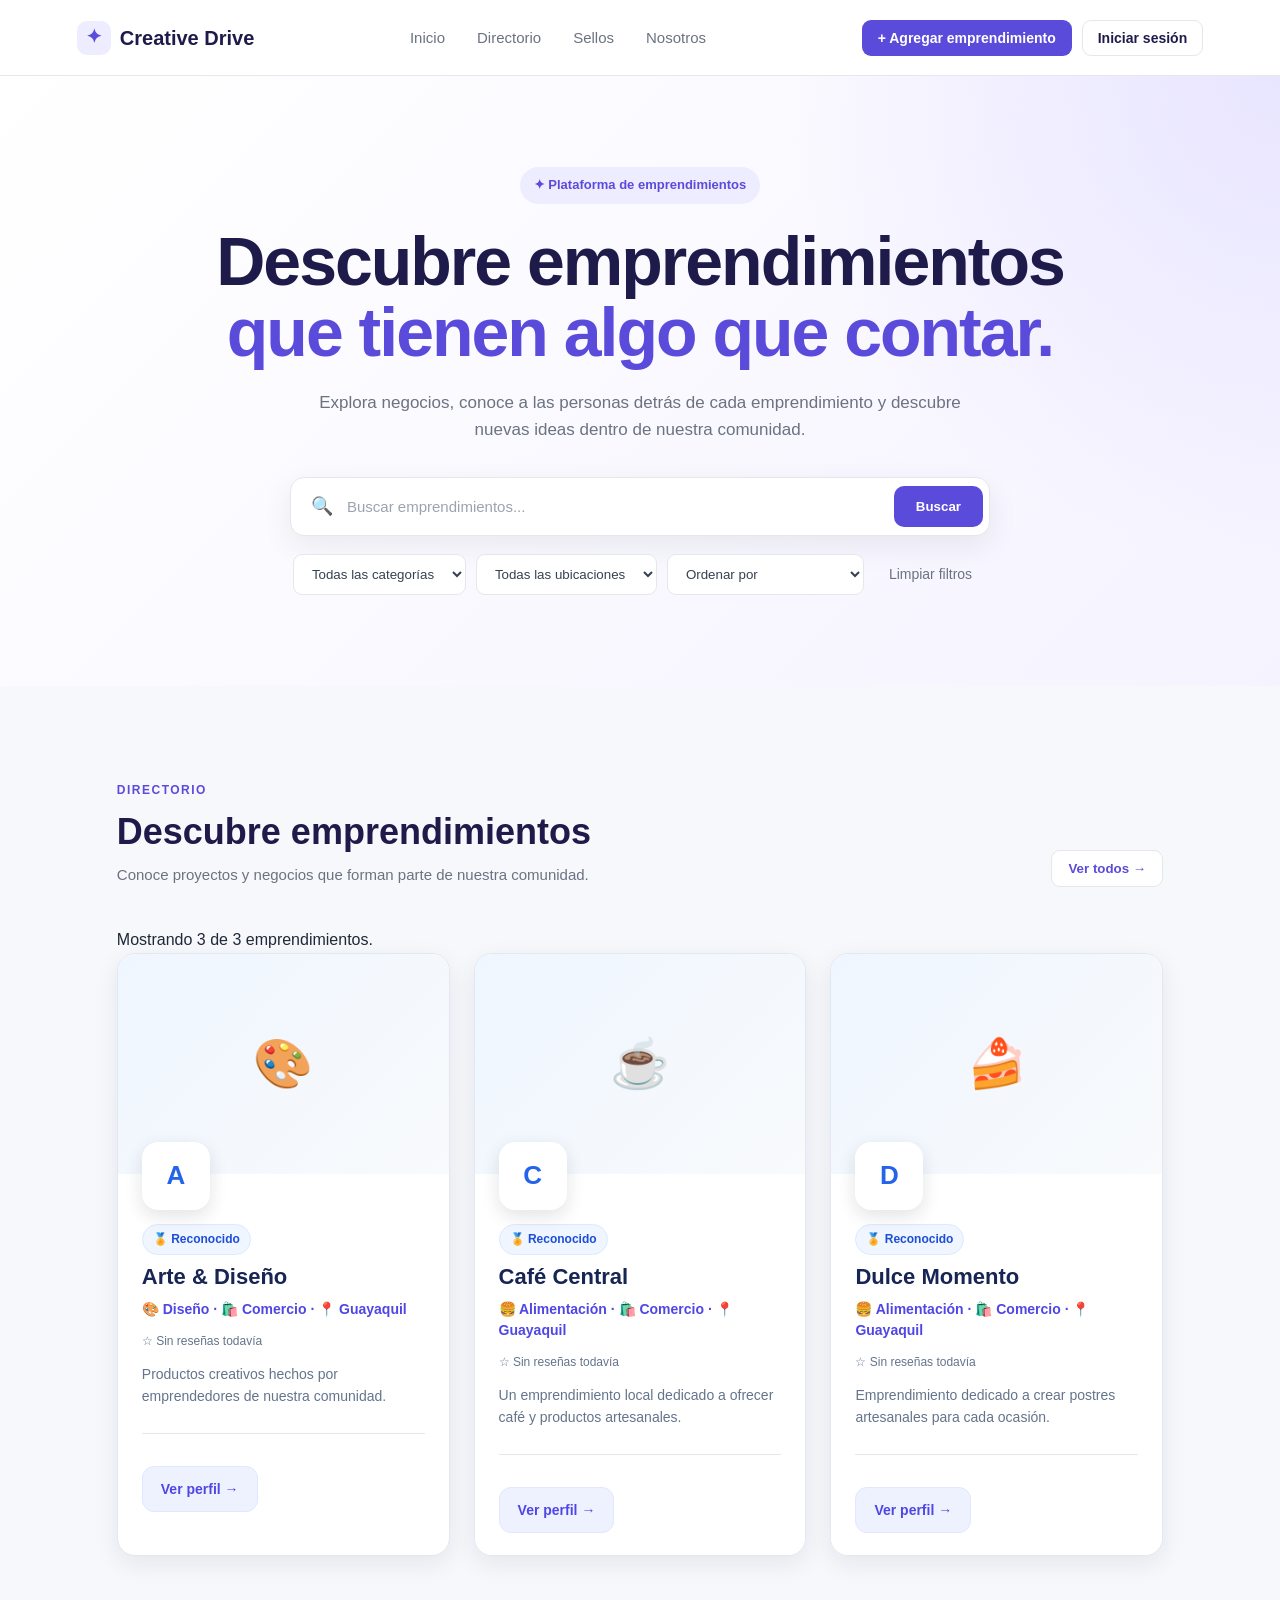
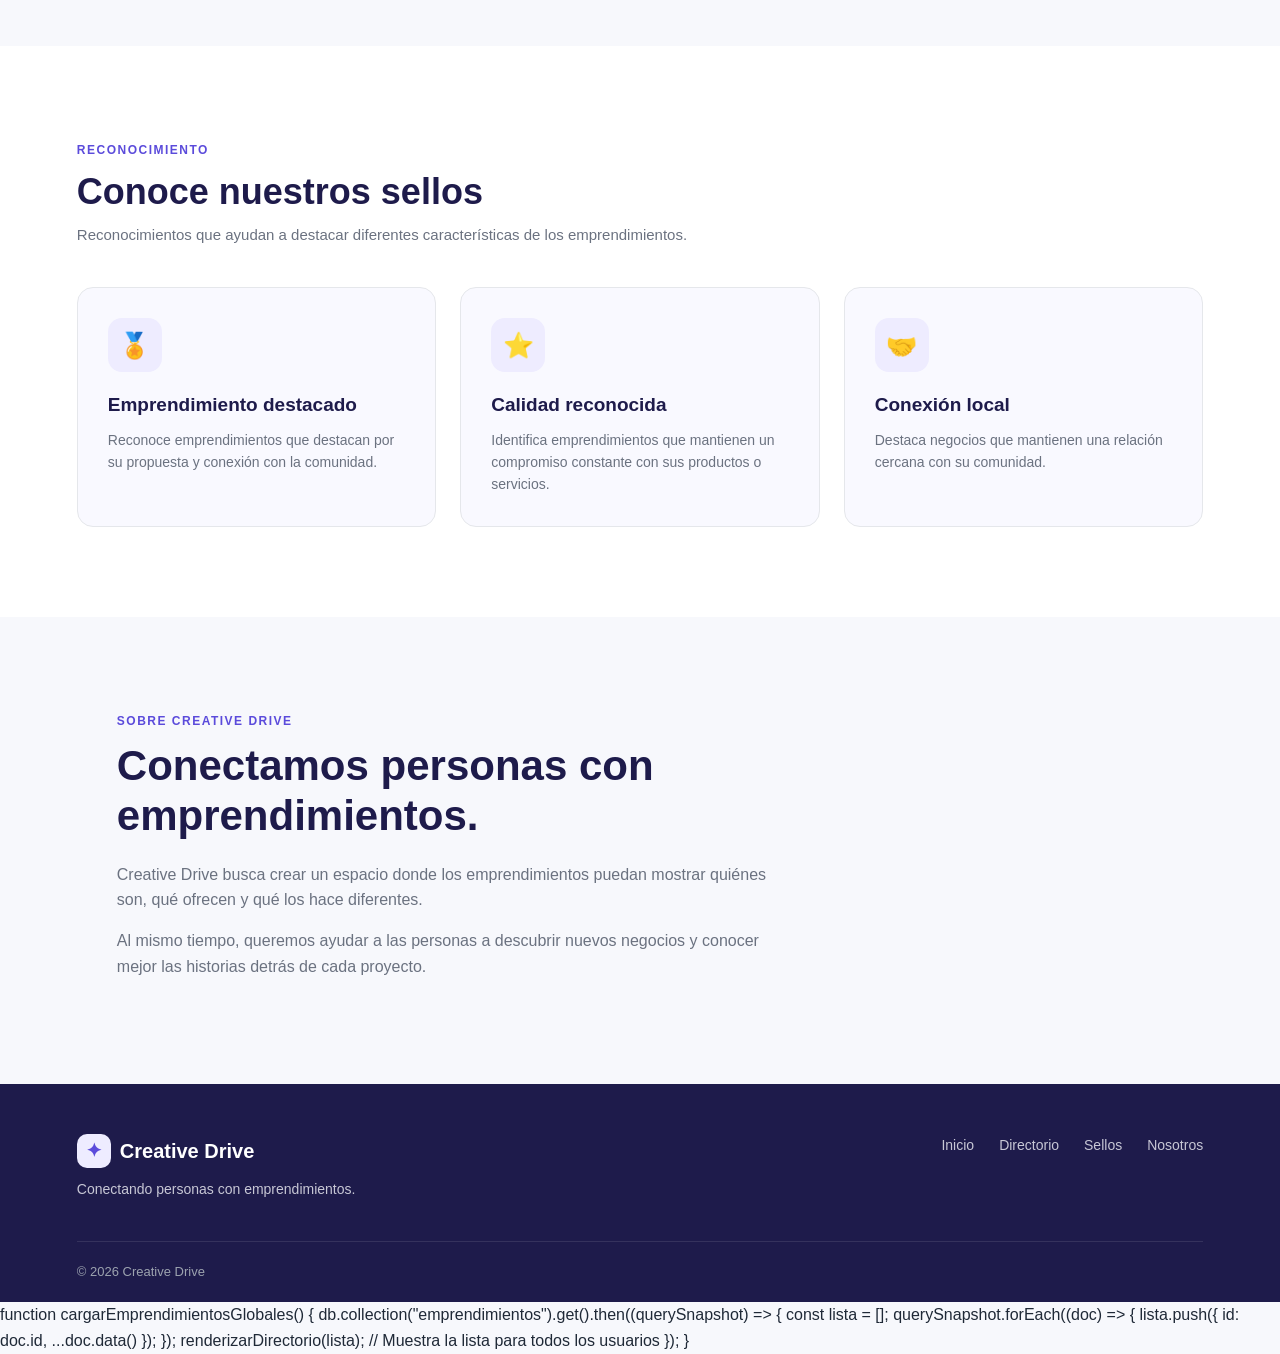
<file: index.html>
<!DOCTYPE html>
<html lang="es">

<head>

    <meta charset="UTF-8">

    <meta
        name="viewport"
        content="width=device-width, initial-scale=1.0"
    >

    <title>
        Creative Drive | Directorio de Emprendimientos
    </title>

    <link
        rel="stylesheet"
        href="style.css"
    >

</head>


<body>


    <!-- ==========================================
         BARRA DE NAVEGACIÓN
    =========================================== -->

    <header class="navbar">


        <!-- LOGO -->

        <a
            href="index.html"
            class="logo"
        >

            <span class="logo-icon">
                ✦
            </span>

            <span>
                Creative Drive
            </span>

        </a>



        <!-- MENÚ -->

        <nav class="nav-menu">

            <a href="#inicio">
                Inicio
            </a>

            <a href="#directorio">
                Directorio
            </a>

            <a href="#sellos">
                Sellos
            </a>

            <a href="#nosotros">
                Nosotros
            </a>

        </nav>



        <!-- ACCIONES DE USUARIO -->

        <div
            class="nav-actions"
            id="navActions"
        >

            <!--
                JavaScript genera aquí
                los botones de sesión.
            -->

        </div>

    </header>



    <!-- ==========================================
         CONTENIDO PRINCIPAL
    =========================================== -->

    <main>


        <!-- ==========================================
             HERO
        =========================================== -->

        <section
            class="hero"
            id="inicio"
        >

            <div class="hero-content">


                <!-- BADGE -->

                <span class="hero-badge">

                    ✦ Plataforma de emprendimientos

                </span>



                <!-- TÍTULO -->

                <h1>

                    Descubre emprendimientos

                    <span>

                        que tienen algo que contar.

                    </span>

                </h1>



                <!-- DESCRIPCIÓN -->

                <p>

                    Explora negocios, conoce a las personas detrás
                    de cada emprendimiento y descubre nuevas ideas
                    dentro de nuestra comunidad.

                </p>



                <!-- ==================================
                     BUSCADOR
                =================================== -->

                <div class="search-container">

                    <div class="search-box">


                        <span class="search-icon">
                            🔍
                        </span>


                        <input
                            type="text"
                            id="searchInput"
                            placeholder="Buscar emprendimientos..."
                            autocomplete="off"
                            oninput="buscarEmprendimiento()"
                            onkeydown="buscarConEnter(event)"
                        >


                        <button
                            type="button"
                            onclick="buscarEmprendimiento()"
                            class="search-btn"
                        >

                            Buscar

                        </button>

                    </div>

                </div>



                <!-- ==================================
                     FILTROS
                =================================== -->

                <div class="filters">


                    <!-- CATEGORÍA -->

                    <select
                        id="categoryFilter"
                        onchange="filtrarEmprendimientos()"
                    >

                        <option value="todos">
                            Todas las categorías
                        </option>

                        <option value="alimentacion">
                            🍔 Alimentación
                        </option>

                        <option value="moda">
                            👕 Moda
                        </option>

                        <option value="diseno">
                            🎨 Diseño
                        </option>

                        <option value="tecnologia">
                            💻 Tecnología
                        </option>

                        <option value="belleza">
                            💄 Belleza
                        </option>

                        <option value="servicios">
                            🔧 Servicios
                        </option>

                        <option value="educacion">
                            📚 Educación
                        </option>

                        <option value="comercio">
                            🛍️ Comercio
                        </option>

                    </select>



                    <!-- UBICACIÓN -->

                    <select
                        id="locationFilter"
                        onchange="filtrarEmprendimientos()"
                    >

                        <option value="todas">
                            Todas las ubicaciones
                        </option>

                        <option value="guayaquil">
                            📍 Guayaquil
                        </option>

                        <option value="quito">
                            📍 Quito
                        </option>

                        <option value="cuenca">
                            📍 Cuenca
                        </option>

                    </select>



                    <!-- ORDENAMIENTO -->

                    <select
                        id="sortFilter"
                        onchange="aplicarOrdenamiento()"
                    >

                        <option value="defecto">
                            Ordenar por
                        </option>

                        <option value="reconocidos">
                            🏅 Reconocidos primero
                        </option>

                        <option value="valoracion">
                            ⭐ Mejor valorados
                        </option>

                        <option value="recientes">
                            🆕 Más recientes
                        </option>

                        <option value="nombre">
                            🔤 Nombre A-Z
                        </option>

                    </select>



                    <!-- LIMPIAR -->

                    <button
                        type="button"
                        class="clear-filters"
                        onclick="limpiarFiltros()"
                    >

                        Limpiar filtros

                    </button>

                </div>

            </div>

        </section>



        <!-- ==========================================
             DIRECTORIO
        =========================================== -->

        <section
            class="directory"
            id="directorio"
        >


            <!-- ENCABEZADO -->

            <div class="section-header">

                <div>

                    <span class="section-tag">
                        DIRECTORIO
                    </span>


                    <h2>
                        Descubre emprendimientos
                    </h2>


                    <p>

                        Conoce proyectos y negocios que forman
                        parte de nuestra comunidad.

                    </p>

                </div>


                <button
                    type="button"
                    class="view-all-btn"
                    onclick="mostrarTodos()"
                >

                    Ver todos →

                </button>

            </div>



            <!-- CONTADOR -->

            <div
                id="resultsCount"
                class="results-count"
            >

                Emprendimientos encontrados.

            </div>



            <!-- TARJETAS -->

            <div
                class="business-grid"
                id="businessGrid"
            >

                <!--
                    JavaScript genera
                    las tarjetas aquí.
                -->

            </div>



            <!-- SIN RESULTADOS -->

            <div
                id="noResults"
                class="no-results"
                style="display: none;"
            >

                <div class="no-results-icon">
                    🔎
                </div>


                <h3>
                    No encontramos emprendimientos
                </h3>


                <p>
                    Intenta cambiar tu búsqueda o los filtros.
                </p>

            </div>

        </section>



        <!-- ==========================================
             SELLOS
        =========================================== -->

        <section
            class="seals-section"
            id="sellos"
        >

            <div class="section-header">

                <div>

                    <span class="section-tag">
                        RECONOCIMIENTO
                    </span>


                    <h2>
                        Conoce nuestros sellos
                    </h2>


                    <p>

                        Reconocimientos que ayudan a destacar
                        diferentes características de los emprendimientos.

                    </p>

                </div>

            </div>



            <div class="seals-grid">


                <!-- SELLO 1 -->

                <article class="seal-card">

                    <div class="seal-icon">
                        🏅
                    </div>


                    <h3>
                        Emprendimiento destacado
                    </h3>


                    <p>

                        Reconoce emprendimientos que destacan
                        por su propuesta y conexión con la comunidad.

                    </p>

                </article>



                <!-- SELLO 2 -->

                <article class="seal-card">

                    <div class="seal-icon">
                        ⭐
                    </div>


                    <h3>
                        Calidad reconocida
                    </h3>


                    <p>

                        Identifica emprendimientos que mantienen
                        un compromiso constante con sus productos
                        o servicios.

                    </p>

                </article>



                <!-- SELLO 3 -->

                <article class="seal-card">

                    <div class="seal-icon">
                        🤝
                    </div>


                    <h3>
                        Conexión local
                    </h3>


                    <p>

                        Destaca negocios que mantienen una relación
                        cercana con su comunidad.

                    </p>

                </article>

            </div>

        </section>



        <!-- ==========================================
             NOSOTROS
        =========================================== -->

        <section
            class="about-section"
            id="nosotros"
        >

            <div class="about-content">

                <span class="section-tag">
                    SOBRE CREATIVE DRIVE
                </span>


                <h2>
                    Conectamos personas con emprendimientos.
                </h2>


                <p>

                    Creative Drive busca crear un espacio donde
                    los emprendimientos puedan mostrar quiénes son,
                    qué ofrecen y qué los hace diferentes.

                </p>


                <p>

                    Al mismo tiempo, queremos ayudar a las personas
                    a descubrir nuevos negocios y conocer mejor
                    las historias detrás de cada proyecto.

                </p>

            </div>

        </section>

    </main>



    <!-- ==========================================
         FOOTER
    =========================================== -->

    <footer>

        <div class="footer-content">


            <!-- MARCA -->

            <div class="footer-brand">

                <a
                    href="index.html"
                    class="logo"
                >

                    <span class="logo-icon">
                        ✦
                    </span>

                    <span>
                        Creative Drive
                    </span>

                </a>


                <p>
                    Conectando personas con emprendimientos.
                </p>

            </div>



            <!-- ENLACES -->

            <div class="footer-links">

                <a href="#inicio">
                    Inicio
                </a>

                <a href="#directorio">
                    Directorio
                </a>

                <a href="#sellos">
                    Sellos
                </a>

                <a href="#nosotros">
                    Nosotros
                </a>

            </div>

        </div>



        <!-- COPYRIGHT -->

        <div class="footer-bottom">

            <p>
                © 2026 Creative Drive
            </p>

        </div>

    </footer>



    <!-- ==========================================
         JAVASCRIPT
    =========================================== -->

    <script src="script.js"></script>

</body>

</html>

<div id="toast-container" class="toast-container"></div>

function cargarEmprendimientosGlobales() {
    db.collection("emprendimientos").get().then((querySnapshot) => {
        const lista = [];
        querySnapshot.forEach((doc) => {
            lista.push({ id: doc.id, ...doc.data() });
        });
        renderizarDirectorio(lista); // Muestra la lista para todos los usuarios
    });
}
</file>
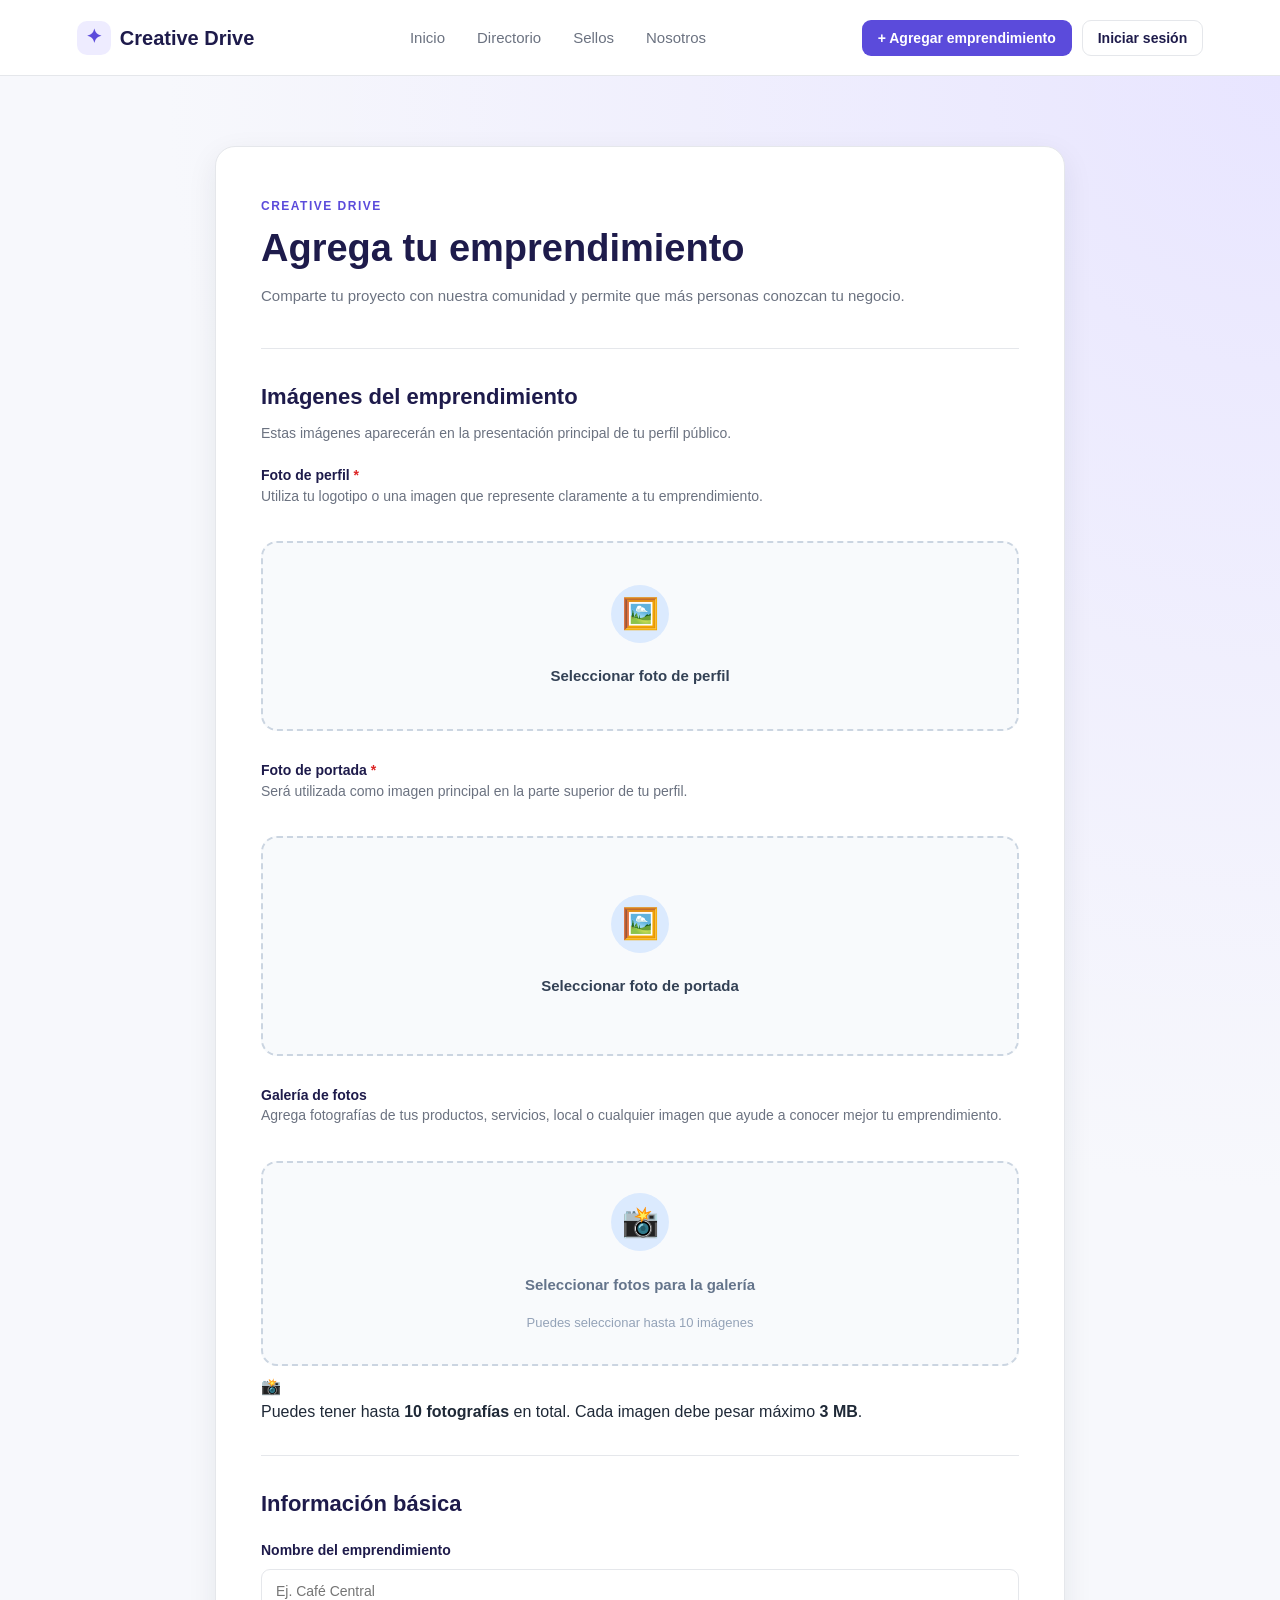
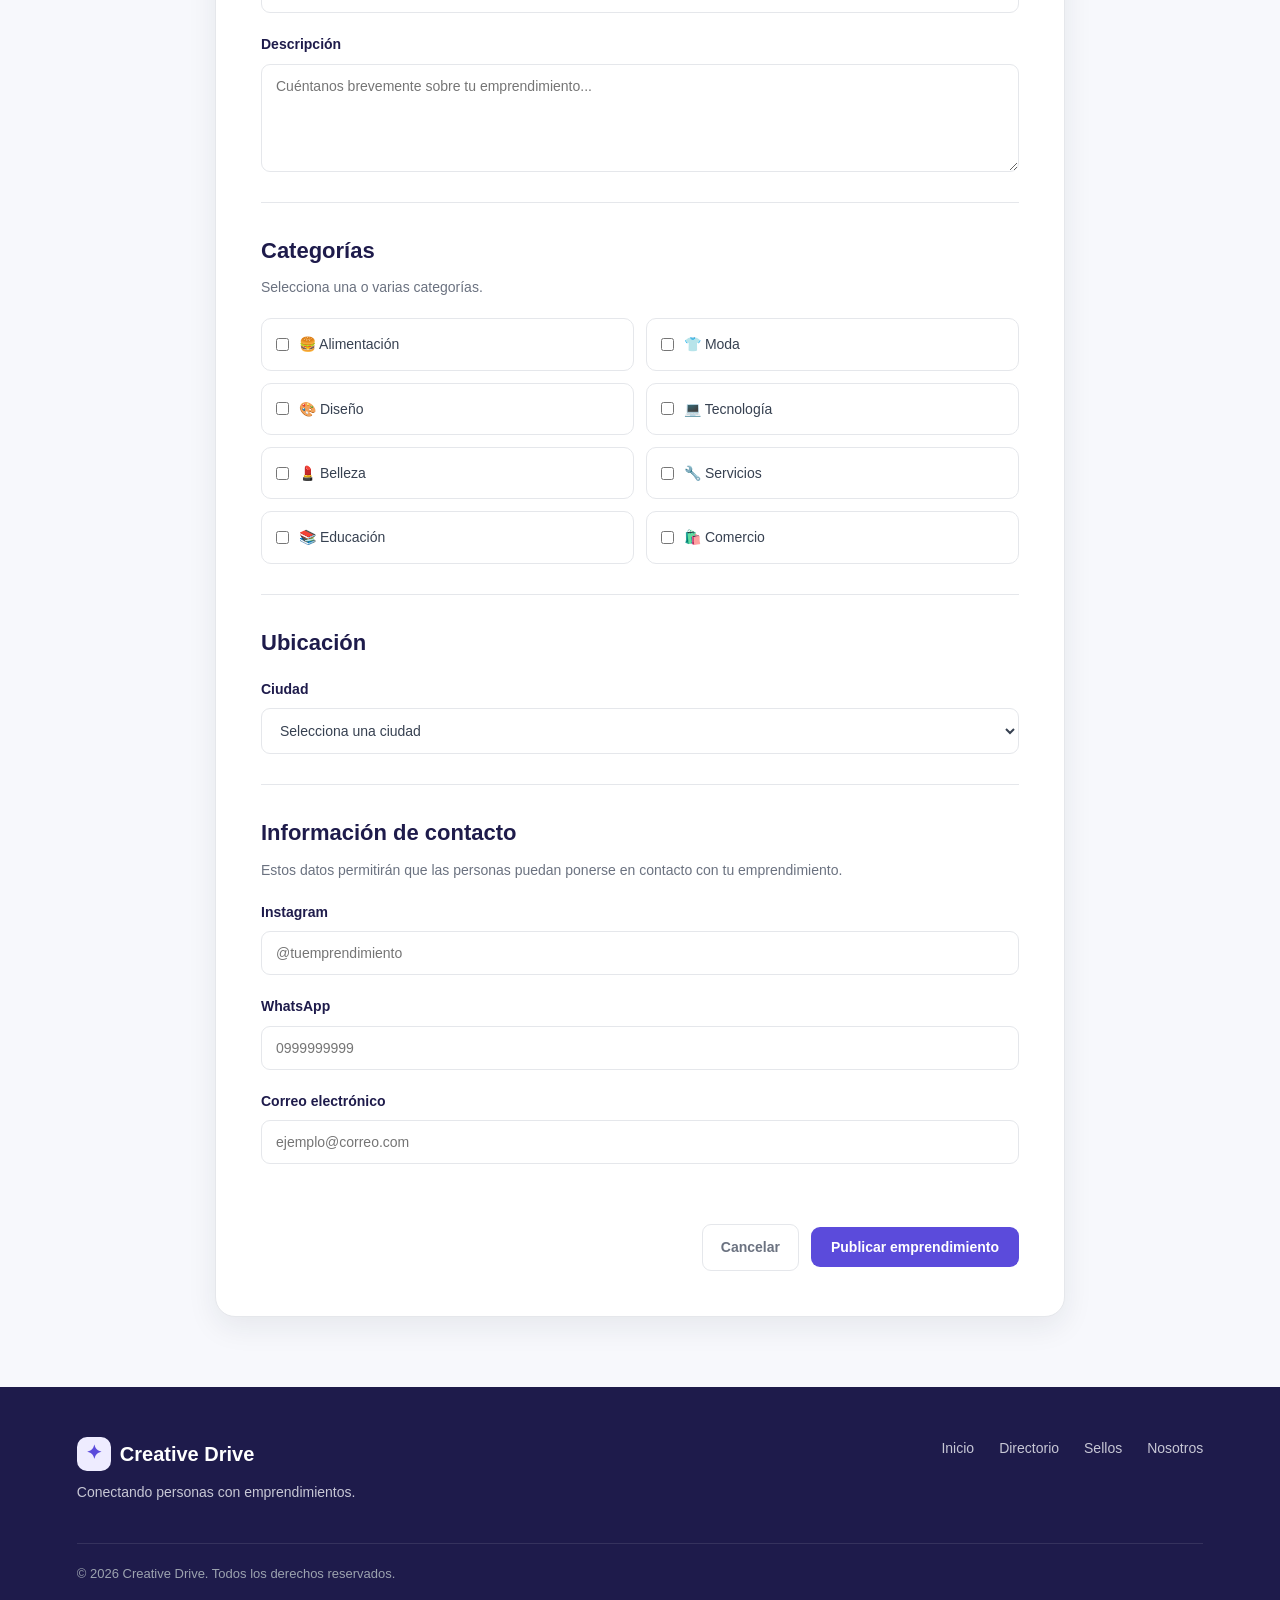
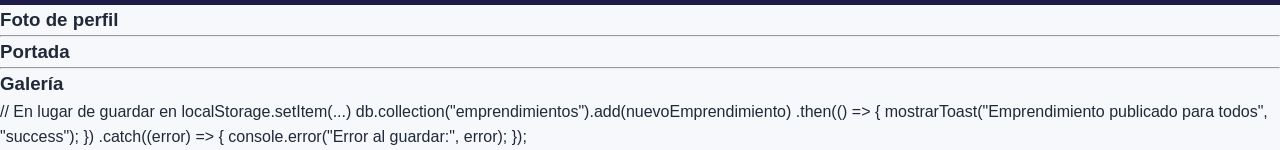
<file: agregar.html>
<!DOCTYPE html>
<html lang="es">

<head>

    <meta charset="UTF-8">

    <meta
        name="viewport"
        content="width=device-width, initial-scale=1.0"
    >

    <title>Agregar emprendimiento | Creative Drive</title>

    <link rel="stylesheet" href="style.css">

</head>


<body>


    <!-- ==========================================
         BARRA DE NAVEGACIÓN
    =========================================== -->

    <header class="navbar">

        <a
            href="index.html"
            class="logo"
        >

            <span class="logo-icon">
                ✦
            </span>

            <span>
                Creative Drive
            </span>

        </a>


        <nav class="nav-menu">

            <a href="index.html#inicio">
                Inicio
            </a>

            <a href="index.html#directorio">
                Directorio
            </a>

            <a href="index.html#sellos">
                Sellos
            </a>

            <a href="index.html#nosotros">
                Nosotros
            </a>

        </nav>


        <div
            class="nav-actions"
            id="navActions"
        ></div>

    </header>



    <!-- ==========================================
         CONTENIDO PRINCIPAL
    =========================================== -->

    <main>

        <section class="add-business-page">

            <div class="add-business-container">


                <!-- ==================================
                     ENCABEZADO
                =================================== -->

                <div class="form-header">

                    <span class="section-tag">
                        CREATIVE DRIVE
                    </span>

                    <h1 class="form-title">
                        Agrega tu emprendimiento
                    </h1>

                    <p class="form-subtitle">
                        Comparte tu proyecto con nuestra comunidad
                        y permite que más personas conozcan tu negocio.
                    </p>

                </div>



                <!-- ==================================
                     FORMULARIO
                =================================== -->

                <form
                    id="businessForm"
                    class="business-form"
                    onsubmit="manejarFormularioEmprendimiento(event)"
                >


                    <!-- ==================================
                         IMÁGENES
                    =================================== -->

                    <div class="form-section">

                        <h2>
                            Imágenes del emprendimiento
                        </h2>

                        <p class="form-help">
                            Estas imágenes aparecerán en la presentación
                            principal de tu perfil público.
                        </p>



                        <!-- ==================================
                             FOTO DE PERFIL
                        =================================== -->

                        <div class="form-group">

                            <label for="businessProfileImage">

                                Foto de perfil

                                <span
                                    id="profileRequiredMark"
                                    class="required-mark"
                                >
                                    *
                                </span>

                            </label>

                            <p class="form-help">
                                Utiliza tu logotipo o una imagen que
                                represente claramente a tu emprendimiento.
                            </p>


                            <div class="image-upload-box">

                                <label
                                    for="businessProfileImage"
                                    class="image-upload-label"
                                >

                                    <div
                                        id="profileImagePreview"
                                        class="image-upload-preview"
                                    >

                                        <span class="image-upload-icon">
                                            🖼️
                                        </span>

                                        <span>
                                            Seleccionar foto de perfil
                                        </span>

                                    </div>


                                    <input
                                        type="file"
                                        id="businessProfileImage"
                                        name="businessProfileImage"
                                        accept="image/*"
                                    >

                                </label>


                                <button
                                    type="button"
                                    id="removeProfileImage"
                                    class="remove-image-btn"
                                    style="display: none;"
                                >
                                    ✕ Quitar imagen
                                </button>

                            </div>

                        </div>



                        <!-- ==================================
                             FOTO DE PORTADA
                        =================================== -->

                        <div class="form-group">

                            <label for="businessCoverImage">

                                Foto de portada

                                <span
                                    id="coverRequiredMark"
                                    class="required-mark"
                                >
                                    *
                                </span>

                            </label>

                            <p class="form-help">
                                Será utilizada como imagen principal
                                en la parte superior de tu perfil.
                            </p>


                            <div class="image-upload-box">

                                <label
                                    for="businessCoverImage"
                                    class="image-upload-label image-upload-cover"
                                >

                                    <div
                                        id="coverImagePreview"
                                        class="image-upload-preview"
                                    >

                                        <span class="image-upload-icon">
                                            🖼️
                                        </span>

                                        <span>
                                            Seleccionar foto de portada
                                        </span>

                                    </div>


                                    <input
                                        type="file"
                                        id="businessCoverImage"
                                        name="businessCoverImage"
                                        accept="image/*"
                                    >

                                </label>


                                <button
                                    type="button"
                                    id="removeCoverImage"
                                    class="remove-image-btn"
                                    style="display: none;"
                                >
                                    ✕ Quitar imagen
                                </button>

                            </div>

                        </div>



                        <!-- ==================================
                             GALERÍA
                        =================================== -->

                        <div class="form-group gallery-upload-section">

                            <label for="businessGalleryImages">

                                Galería de fotos

                            </label>

                            <p class="form-help">

                                Agrega fotografías de tus productos,
                                servicios, local o cualquier imagen que
                                ayude a conocer mejor tu emprendimiento.

                            </p>


                            <div class="image-upload-box gallery-upload-box">

                                <label
                                    for="businessGalleryImages"
                                    class="image-upload-label"
                                >

                                    <div
                                        class="image-upload-preview gallery-upload-preview"
                                    >

                                        <span class="image-upload-icon">
                                            📸
                                        </span>

                                        <span>
                                            Seleccionar fotos para la galería
                                        </span>

                                        <small>
                                            Puedes seleccionar hasta 10 imágenes
                                        </small>

                                    </div>


                                    <input
                                        type="file"
                                        id="businessGalleryImages"
                                        name="businessGalleryImages"
                                        accept="image/*"
                                        multiple
                                    >

                                </label>

                            </div>


                            <!-- ==================================
                                 FOTOS EXISTENTES EN EDICIÓN
                            =================================== -->

                            <div
                                id="existingGalleryTitle"
                                style="display: none;"
                            >

                                <h3>
                                    Fotos actuales
                                </h3>

                                <p class="form-help">
                                    Estas fotografías ya pertenecen
                                    a tu emprendimiento.
                                </p>

                            </div>


                            <div
                                id="existingGalleryPreview"
                                class="gallery-upload-preview-grid"
                            ></div>


                            <!-- ==================================
                                 NUEVAS FOTOS
                            =================================== -->

                            <div
                                id="newGalleryTitle"
                                style="display: none;"
                            >

                                <h3>
                                    Nuevas fotos seleccionadas
                                </h3>

                            </div>


                            <div
                                id="galleryPreview"
                                class="gallery-upload-preview-grid"
                            ></div>


                            <div class="image-gallery-info">

                                <span>
                                    📸
                                </span>

                                <p>
                                    Puedes tener hasta
                                    <strong>10 fotografías</strong>
                                    en total.
                                    Cada imagen debe pesar máximo
                                    <strong>3 MB</strong>.
                                </p>

                            </div>

                        </div>

                    </div>



                    <!-- ==================================
                         INFORMACIÓN BÁSICA
                    =================================== -->

                    <div class="form-section">

                        <h2>
                            Información básica
                        </h2>


                        <div class="form-group">

                            <label for="businessName">
                                Nombre del emprendimiento
                            </label>

                            <input
                                type="text"
                                id="businessName"
                                name="businessName"
                                placeholder="Ej. Café Central"
                                autocomplete="organization"
                                required
                            >

                        </div>


                        <div class="form-group">

                            <label for="businessDescription">
                                Descripción
                            </label>

                            <textarea
                                id="businessDescription"
                                name="businessDescription"
                                rows="5"
                                placeholder="Cuéntanos brevemente sobre tu emprendimiento..."
                                required
                            ></textarea>

                        </div>

                    </div>



                    <!-- ==================================
                         CATEGORÍAS
                    =================================== -->

                    <div class="form-section">

                        <h2>
                            Categorías
                        </h2>

                        <p class="form-help">
                            Selecciona una o varias categorías.
                        </p>


                        <div class="category-options">


                            <label class="category-option">

                                <input
                                    type="checkbox"
                                    name="category"
                                    value="alimentacion"
                                >

                                <span>
                                    🍔 Alimentación
                                </span>

                            </label>


                            <label class="category-option">

                                <input
                                    type="checkbox"
                                    name="category"
                                    value="moda"
                                >

                                <span>
                                    👕 Moda
                                </span>

                            </label>


                            <label class="category-option">

                                <input
                                    type="checkbox"
                                    name="category"
                                    value="diseno"
                                >

                                <span>
                                    🎨 Diseño
                                </span>

                            </label>


                            <label class="category-option">

                                <input
                                    type="checkbox"
                                    name="category"
                                    value="tecnologia"
                                >

                                <span>
                                    💻 Tecnología
                                </span>

                            </label>


                            <label class="category-option">

                                <input
                                    type="checkbox"
                                    name="category"
                                    value="belleza"
                                >

                                <span>
                                    💄 Belleza
                                </span>

                            </label>


                            <label class="category-option">

                                <input
                                    type="checkbox"
                                    name="category"
                                    value="servicios"
                                >

                                <span>
                                    🔧 Servicios
                                </span>

                            </label>


                            <label class="category-option">

                                <input
                                    type="checkbox"
                                    name="category"
                                    value="educacion"
                                >

                                <span>
                                    📚 Educación
                                </span>

                            </label>


                            <label class="category-option">

                                <input
                                    type="checkbox"
                                    name="category"
                                    value="comercio"
                                >

                                <span>
                                    🛍️ Comercio
                                </span>

                            </label>


                        </div>

                    </div>



                    <!-- ==================================
                         UBICACIÓN
                    =================================== -->

                    <div class="form-section">

                        <h2>
                            Ubicación
                        </h2>


                        <div class="form-group">

                            <label for="businessLocation">
                                Ciudad
                            </label>


                            <select
                                id="businessLocation"
                                name="businessLocation"
                                required
                            >

                                <option value="">
                                    Selecciona una ciudad
                                </option>

                                <option value="guayaquil">
                                    Guayaquil
                                </option>

                                <option value="quito">
                                    Quito
                                </option>

                                <option value="cuenca">
                                    Cuenca
                                </option>

                            </select>

                        </div>

                    </div>



                    <!-- ==================================
                         CONTACTO
                    =================================== -->

                    <div class="form-section">

                        <h2>
                            Información de contacto
                        </h2>

                        <p class="form-help">
                            Estos datos permitirán que las personas
                            puedan ponerse en contacto con tu emprendimiento.
                        </p>


                        <div class="form-group">

                            <label for="businessInstagram">
                                Instagram
                            </label>

                            <input
                                type="text"
                                id="businessInstagram"
                                name="businessInstagram"
                                placeholder="@tuemprendimiento"
                                autocomplete="off"
                            >

                        </div>


                        <div class="form-group">

                            <label for="businessWhatsapp">
                                WhatsApp
                            </label>

                            <input
                                type="tel"
                                id="businessWhatsapp"
                                name="businessWhatsapp"
                                placeholder="0999999999"
                                autocomplete="tel"
                                inputmode="tel"
                            >

                        </div>


                        <div class="form-group">

                            <label for="businessEmail">
                                Correo electrónico
                            </label>

                            <input
                                type="email"
                                id="businessEmail"
                                name="businessEmail"
                                placeholder="ejemplo@correo.com"
                                autocomplete="email"
                            >

                        </div>

                    </div>



                    <!-- ==================================
                         BOTONES
                    =================================== -->

                    <div class="form-actions">

                        <a
                            href="index.html#directorio"
                            class="cancel-btn"
                        >
                            Cancelar
                        </a>


                        <button
                            type="submit"
                            id="submitBusinessButton"
                            class="submit-business-btn"
                        >
                            Publicar emprendimiento
                        </button>

                    </div>


                </form>

            </div>

        </section>

    </main>



    <!-- ==========================================
         FOOTER
    =========================================== -->

    <footer>

        <div class="footer-content">

            <div class="footer-brand">

                <a
                    href="index.html"
                    class="logo"
                >

                    <span class="logo-icon">
                        ✦
                    </span>

                    <span>
                        Creative Drive
                    </span>

                </a>


                <p>
                    Conectando personas con emprendimientos.
                </p>

            </div>


            <div class="footer-links">

                <a href="index.html#inicio">
                    Inicio
                </a>

                <a href="index.html#directorio">
                    Directorio
                </a>

                <a href="index.html#sellos">
                    Sellos
                </a>

                <a href="index.html#nosotros">
                    Nosotros
                </a>

            </div>

        </div>


        <div class="footer-bottom">

            <p>
                © 2026 Creative Drive.
                Todos los derechos reservados.
            </p>

        </div>

    </footer>



    <!-- ==========================================
         JAVASCRIPT PRINCIPAL
    =========================================== -->

    <script src="script.js"></script>



    <!-- ==========================================
         SISTEMA DE IMÁGENES
    =========================================== -->

    <script>

        document.addEventListener(
            "DOMContentLoaded",
            function () {

                configurarFormularioImagenes();

            }
        );



        // =====================================================
        // CONFIGURAR SISTEMA DE IMÁGENES
        // =====================================================

        function configurarFormularioImagenes() {

            const profileInput =
                document.getElementById(
                    "businessProfileImage"
                );

            const profilePreview =
                document.getElementById(
                    "profileImagePreview"
                );

            const removeProfileButton =
                document.getElementById(
                    "removeProfileImage"
                );


            const coverInput =
                document.getElementById(
                    "businessCoverImage"
                );

            const coverPreview =
                document.getElementById(
                    "coverImagePreview"
                );

            const removeCoverButton =
                document.getElementById(
                    "removeCoverImage"
                );


            const galleryInput =
                document.getElementById(
                    "businessGalleryImages"
                );

            const galleryPreview =
                document.getElementById(
                    "galleryPreview"
                );


            // =================================================
            // FOTO DE PERFIL
            // =================================================

            if (
                profileInput &&
                profilePreview
            ) {

                profileInput.addEventListener(
                    "change",
                    function () {

                        mostrarVistaPreviaImagen(
                            profileInput,
                            profilePreview,
                            removeProfileButton,
                            "Seleccionar foto de perfil"
                        );

                    }
                );

            }


            if (
                removeProfileButton &&
                profileInput
            ) {

                removeProfileButton.addEventListener(
                    "click",
                    function () {

                        profileInput.value = "";

                        restaurarVistaPrevia(
                            profilePreview,
                            "🖼️",
                            "Seleccionar foto de perfil"
                        );

                        removeProfileButton.style.display =
                            "none";

                    }
                );

            }



            // =================================================
            // FOTO DE PORTADA
            // =================================================

            if (
                coverInput &&
                coverPreview
            ) {

                coverInput.addEventListener(
                    "change",
                    function () {

                        mostrarVistaPreviaImagen(
                            coverInput,
                            coverPreview,
                            removeCoverButton,
                            "Seleccionar foto de portada"
                        );

                    }
                );

            }


            if (
                removeCoverButton &&
                coverInput
            ) {

                removeCoverButton.addEventListener(
                    "click",
                    function () {

                        coverInput.value = "";

                        restaurarVistaPrevia(
                            coverPreview,
                            "🖼️",
                            "Seleccionar foto de portada"
                        );

                        removeCoverButton.style.display =
                            "none";

                    }
                );

            }



            // =================================================
            // GALERÍA
            // =================================================

            if (
                galleryInput &&
                galleryPreview
            ) {

                galleryInput.addEventListener(
                    "change",
                    function () {

                        mostrarVistaPreviaGaleria(
                            galleryInput,
                            galleryPreview
                        );

                    }
                );

            }

        }



        // =====================================================
        // VALIDAR IMAGEN
        // =====================================================

        function validarImagen(
            archivo
        ) {

            if (!archivo) {
                return false;
            }


            if (
                !archivo.type ||
                !archivo.type.startsWith("image/")
            ) {

                return false;

            }


            const maxSize =
                3 * 1024 * 1024;


            if (
                archivo.size > maxSize
            ) {

                return false;

            }


            return true;

        }



        // =====================================================
        // PREVISUALIZAR UNA IMAGEN
        // =====================================================

        function mostrarVistaPreviaImagen(
            input,
            preview,
            removeButton,
            texto
        ) {

            if (
                !input.files ||
                !input.files[0]
            ) {

                return;

            }


            const archivo =
                input.files[0];


            if (
                !archivo.type ||
                !archivo.type.startsWith("image/")
            ) {

                alert(
                    "Por favor selecciona un archivo de imagen válido."
                );

                input.value = "";

                restaurarVistaPrevia(
                    preview,
                    "🖼️",
                    texto
                );

                if (removeButton) {

                    removeButton.style.display =
                        "none";

                }

                return;

            }


            const maxSize =
                3 * 1024 * 1024;


            if (
                archivo.size > maxSize
            ) {

                alert(
                    "La imagen no puede superar los 3 MB."
                );

                input.value = "";

                restaurarVistaPrevia(
                    preview,
                    "🖼️",
                    texto
                );

                if (removeButton) {

                    removeButton.style.display =
                        "none";

                }

                return;

            }


            const reader =
                new FileReader();


            reader.onload =
                function (event) {

                    preview.innerHTML = `

                        <img
                            src="${event.target.result}"
                            alt="${texto}"
                        >

                    `;


                    if (removeButton) {

                        removeButton.style.display =
                            "inline-flex";

                    }

                };


            reader.readAsDataURL(
                archivo
            );

        }



        // =====================================================
        // PREVISUALIZAR GALERÍA
        // =====================================================

        function mostrarVistaPreviaGaleria(
            input,
            preview
        ) {

            if (
                !input.files ||
                input.files.length === 0
            ) {

                preview.innerHTML = "";

                return;

            }


            const archivos =
                Array.from(
                    input.files
                );


            // -----------------------------------------------
            // MÁXIMO 10 FOTOS
            // -----------------------------------------------

            if (
                archivos.length > 10
            ) {

                alert(
                    "Puedes seleccionar un máximo de 10 fotografías."
                );

                input.value = "";

                preview.innerHTML = "";

                return;

            }


            // -----------------------------------------------
            // VALIDAR TODAS LAS FOTOS ANTES DE MOSTRARLAS
            // -----------------------------------------------

            for (
                let i = 0;
                i < archivos.length;
                i++
            ) {

                const archivo =
                    archivos[i];


                if (
                    !archivo.type ||
                    !archivo.type.startsWith("image/")
                ) {

                    alert(
                        `La fotografía ${i + 1} no es una imagen válida.`
                    );

                    input.value = "";

                    preview.innerHTML = "";

                    return;

                }


                const maxSize =
                    3 * 1024 * 1024;


                if (
                    archivo.size > maxSize
                ) {

                    alert(
                        `La fotografía ${i + 1} supera el límite de 3 MB.`
                    );

                    input.value = "";

                    preview.innerHTML = "";

                    return;

                }

            }


            preview.innerHTML = "";


            // -----------------------------------------------
            // MOSTRAR PREVISUALIZACIONES
            // -----------------------------------------------

            archivos.forEach(
                function (
                    archivo,
                    indice
                ) {

                    const reader =
                        new FileReader();


                    reader.onload =
                        function (event) {

                            const item =
                                document.createElement(
                                    "div"
                                );


                            item.className =
                                "gallery-upload-preview-item";


                            item.innerHTML = `

                                <img
                                    src="${event.target.result}"
                                    alt="Vista previa ${indice + 1}"
                                >

                                <span class="gallery-preview-number">
                                    ${indice + 1}
                                </span>

                            `;


                            preview.appendChild(
                                item
                            );

                        };


                    reader.readAsDataURL(
                        archivo
                    );

                }
            );

        }



        // =====================================================
        // RESTAURAR PREVISUALIZACIÓN
        // =====================================================

        function restaurarVistaPrevia(
            preview,
            icono,
            texto
        ) {

            if (!preview) {
                return;
            }


            preview.innerHTML = `

                <span class="image-upload-icon">
                    ${icono}
                </span>

                <span>
                    ${texto}
                </span>

            `;

        }



        // =====================================================
        // MANEJAR FORMULARIO
        // =====================================================

        function manejarFormularioEmprendimiento(
            event
        ) {

            const parametros =
                new URLSearchParams(
                    window.location.search
                );


            const idEdicion =
                parametros.get("editar");


            // -----------------------------------------------
            // MODO EDICIÓN
            // -----------------------------------------------

            if (idEdicion) {

                if (
                    typeof guardarEdicionEmprendimiento ===
                    "function"
                ) {

                    guardarEdicionEmprendimiento(
                        event
                    );

                }

                else {

                    console.error(
                        "No se encontró la función guardarEdicionEmprendimiento()."
                    );

                    event.preventDefault();

                    alert(
                        "No se pudo procesar la edición del emprendimiento."
                    );

                }

            }


            // -----------------------------------------------
            // MODO AGREGAR
            // -----------------------------------------------

            else {

                if (
                    typeof agregarEmprendimiento ===
                    "function"
                ) {

                    agregarEmprendimiento(
                        event
                    );

                }

                else {

                    console.error(
                        "No se encontró la función agregarEmprendimiento()."
                    );

                    event.preventDefault();

                    alert(
                        "No se pudo procesar el emprendimiento."
                    );

                }

            }

        }

    </script>


</body>

</html>

<h3>Foto de perfil</h3>

<div id="previewPerfil"></div>

<hr>

<h3>Portada</h3>

<div id="previewPortada"></div>

<hr>

<h3>Galería</h3>

<div id="previewGaleria"></div>

<div id="toast-container" class="toast-container"></div>

// En lugar de guardar en localStorage.setItem(...)
db.collection("emprendimientos").add(nuevoEmprendimiento)
  .then(() => {
      mostrarToast("Emprendimiento publicado para todos", "success");
  })
  .catch((error) => {
      console.error("Error al guardar:", error);
  });
</file>
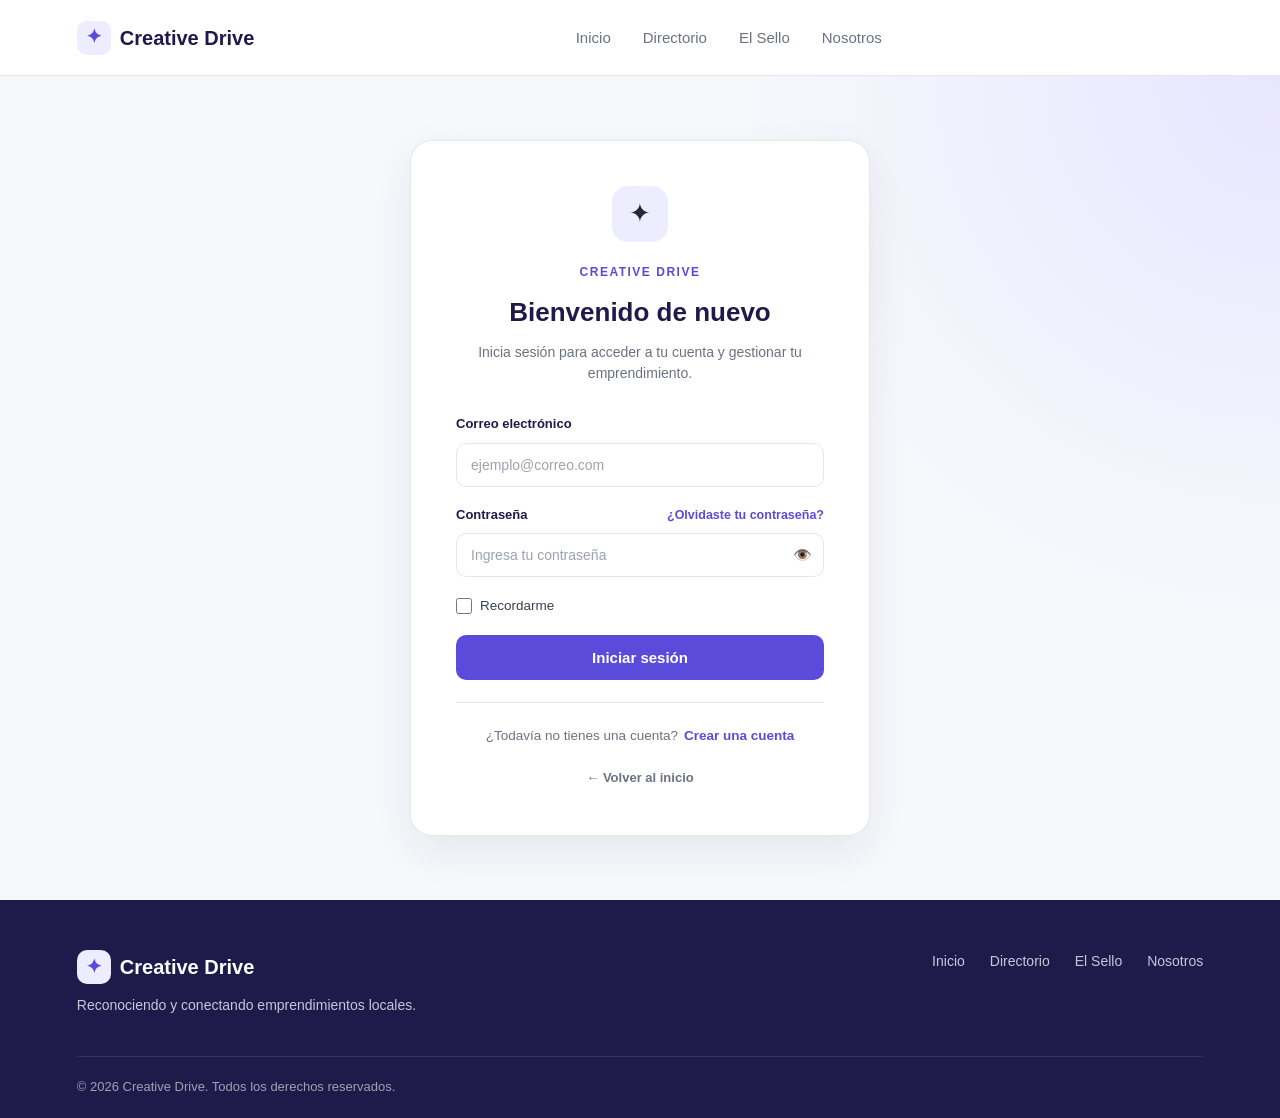
<file: login.html>
<!DOCTYPE html>
<html lang="es">

<head>

    <meta charset="UTF-8">

    <meta
        name="viewport"
        content="width=device-width, initial-scale=1.0"
    >

    <title>Iniciar sesión | Creative Drive</title>

    <link rel="stylesheet" href="style.css">

</head>


<body>


    <!-- =====================================================
         NAVBAR
    ====================================================== -->

    <header class="navbar">

        <!-- LOGO -->

        <a href="index.html" class="logo">

            <span class="logo-icon">✦</span>

            <span>Creative Drive</span>

        </a>


        <!-- MENÚ -->

        <nav class="nav-menu">

            <a href="index.html">
                Inicio
            </a>

            <a href="index.html#directorio">
                Directorio
            </a>

            <a href="index.html#sellos">
                El Sello
            </a>

            <a href="index.html#nosotros">
                Nosotros
            </a>

        </nav>


        <!-- ACCIONES -->

        <div
            class="nav-actions"
            id="navActions"
        >

            <!--
                JavaScript genera aquí
                los botones de sesión.
            -->

        </div>

    </header>



    <!-- =====================================================
         LOGIN
    ====================================================== -->

    <main class="login-page">

        <div class="login-container">


            <!-- =================================================
                 ENCABEZADO
            ================================================== -->

            <div class="login-header">

                <div class="login-icon">
                    ✦
                </div>

                <span class="login-tag">
                    CREATIVE DRIVE
                </span>

                <h1>
                    Bienvenido de nuevo
                </h1>

                <p>
                    Inicia sesión para acceder a tu cuenta
                    y gestionar tu emprendimiento.
                </p>

            </div>



            <!-- =================================================
                 FORMULARIO
            ================================================== -->

            <form
                id="loginForm"
                class="login-form"
            >


                <!-- CORREO -->

                <div class="login-form-group">

                    <label for="loginEmail">
                        Correo electrónico
                    </label>

                    <input
                        type="email"
                        id="loginEmail"
                        name="email"
                        placeholder="ejemplo@correo.com"
                        autocomplete="email"
                        required
                    >

                </div>



                <!-- CONTRASEÑA -->

                <div class="login-form-group">

                    <div class="password-label-row">

                        <label for="loginPassword">
                            Contraseña
                        </label>

                        <a
                            href="#"
                            id="forgotPassword"
                        >
                            ¿Olvidaste tu contraseña?
                        </a>

                    </div>


                    <div class="password-input-wrapper">

                        <input
                            type="password"
                            id="loginPassword"
                            name="password"
                            placeholder="Ingresa tu contraseña"
                            autocomplete="current-password"
                            required
                        >

                        <button
                            type="button"
                            id="togglePassword"
                            class="toggle-password"
                            aria-label="Mostrar contraseña"
                        >
                            👁️
                        </button>

                    </div>

                </div>



                <!-- =================================================
                     RECORDAR USUARIO
                ================================================== -->

                <div class="login-options">

                    <label class="remember-option">

                        <input
                            type="checkbox"
                            id="rememberUser"
                        >

                        <span>
                            Recordarme
                        </span>

                    </label>

                </div>



                <!-- =================================================
                     MENSAJE
                ================================================== -->

                <div
                    id="loginMessage"
                    class="login-message"
                    aria-live="polite"
                ></div>



                <!-- =================================================
                     BOTÓN
                ================================================== -->

                <button
                    type="submit"
                    id="loginSubmit"
                    class="login-submit-btn"
                >
                    Iniciar sesión
                </button>


            </form>



            <!-- =================================================
                 REGISTRO
            ================================================== -->

            <div class="login-register">

                <span>
                    ¿Todavía no tienes una cuenta?
                </span>

                <a href="registro.html">
                    Crear una cuenta
                </a>

            </div>



            <!-- =================================================
                 VOLVER
            ================================================== -->

            <div class="login-back">

                <a href="index.html">
                    ← Volver al inicio
                </a>

            </div>


        </div>

    </main>



    <!-- =====================================================
         FOOTER
    ====================================================== -->

    <footer>

        <div class="footer-content">


            <!-- MARCA -->

            <div class="footer-brand">

                <a
                    href="index.html"
                    class="logo"
                >

                    <span class="logo-icon">
                        ✦
                    </span>

                    <span>
                        Creative Drive
                    </span>

                </a>

                <p>
                    Reconociendo y conectando
                    emprendimientos locales.
                </p>

            </div>



            <!-- ENLACES -->

            <div class="footer-links">

                <a href="index.html">
                    Inicio
                </a>

                <a href="index.html#directorio">
                    Directorio
                </a>

                <a href="index.html#sellos">
                    El Sello
                </a>

                <a href="index.html#nosotros">
                    Nosotros
                </a>

            </div>


        </div>



        <!-- COPYRIGHT -->

        <div class="footer-bottom">

            <p>
                © 2026 Creative Drive.
                Todos los derechos reservados.
            </p>

        </div>

    </footer>



    <!-- =====================================================
         JAVASCRIPT DEL LOGIN
    ====================================================== -->

    <script>


    /* =====================================================
       ELEMENTOS
    ====================================================== */

    const togglePassword =
        document.getElementById("togglePassword");

    const loginPassword =
        document.getElementById("loginPassword");

    const forgotPassword =
        document.getElementById("forgotPassword");

    const loginForm =
        document.getElementById("loginForm");

    const loginSubmit =
        document.getElementById("loginSubmit");

    const message =
        document.getElementById("loginMessage");



    /* =====================================================
       MOSTRAR / OCULTAR CONTRASEÑA
    ====================================================== */

    togglePassword.addEventListener(
        "click",
        function () {

            if (loginPassword.type === "password") {

                loginPassword.type = "text";

                togglePassword.textContent = "🙈";

                togglePassword.setAttribute(
                    "aria-label",
                    "Ocultar contraseña"
                );

            } else {

                loginPassword.type = "password";

                togglePassword.textContent = "👁️";

                togglePassword.setAttribute(
                    "aria-label",
                    "Mostrar contraseña"
                );

            }

        }
    );



    /* =====================================================
       RECUPERAR CONTRASEÑA
    ====================================================== */

    forgotPassword.addEventListener(
        "click",
        function (event) {

            event.preventDefault();

            alert(
                "La recuperación de contraseña estará disponible próximamente."
            );

        }
    );



    /* =====================================================
       FORMULARIO DE LOGIN
    ====================================================== */

    loginForm.addEventListener(
        "submit",
        function (event) {

            event.preventDefault();


            /* =============================================
               OBTENER DATOS
            ============================================== */

            const email =
                document
                    .getElementById("loginEmail")
                    .value
                    .trim()
                    .toLowerCase();


            const password =
                document
                    .getElementById("loginPassword")
                    .value;


            const rememberUser =
                document
                    .getElementById("rememberUser")
                    .checked;



            /* =============================================
               LIMPIAR MENSAJE
            ============================================== */

            message.textContent = "";

            message.className =
                "login-message";



            /* =============================================
               VALIDACIÓN
            ============================================== */

            if (!email || !password) {

                message.textContent =
                    "Completa todos los campos.";

                message.className =
                    "login-message error";

                return;

            }



            /* =============================================
               OBTENER USUARIOS
            ============================================== */

            const users =
                JSON.parse(
                    localStorage.getItem(
                        "creativeDriveUsers"
                    )
                ) || [];



            /* =============================================
               BUSCAR USUARIO
            ============================================== */

            const user =
                users.find(
                    function (item) {

                        return (
                            item.email &&
                            item.email.toLowerCase() === email &&
                            item.password === password
                        );

                    }
                );



            /* =============================================
               USUARIO INCORRECTO
            ============================================== */

            if (!user) {

                message.textContent =
                    "Correo o contraseña incorrectos.";

                message.className =
                    "login-message error";

                return;

            }



            /* =============================================
               CREAR DATOS DE SESIÓN
            ============================================== */

            const sessionUser = {

                id: user.id,

                name: user.name,

                email: user.email,

                type: user.type

            };



            const sessionData =
                JSON.stringify(sessionUser);



            /* =============================================
               LIMPIAR SESIONES ANTERIORES
            ============================================== */

            localStorage.removeItem(
                "creativeDriveCurrentUser"
            );

            sessionStorage.removeItem(
                "creativeDriveCurrentUser"
            );



            /* =============================================
               GUARDAR SESIÓN
            ============================================== */

            if (rememberUser) {

                /*
                 * El usuario eligió "Recordarme".
                 * La sesión permanecerá aunque cierre
                 * el navegador.
                 */

                localStorage.setItem(
                    "creativeDriveCurrentUser",
                    sessionData
                );

                localStorage.setItem(
                    "creativeDriveRemember",
                    "true"
                );

            } else {

                /*
                 * La sesión solamente permanecerá
                 * mientras la pestaña/sesión del navegador
                 * esté activa.
                 */

                sessionStorage.setItem(
                    "creativeDriveCurrentUser",
                    sessionData
                );

                localStorage.removeItem(
                    "creativeDriveRemember"
                );

            }



            /* =============================================
               MENSAJE DE ÉXITO
            ============================================== */

            message.textContent =
                "¡Inicio de sesión exitoso!";

            message.className =
                "login-message success";



            /* =============================================
               DESACTIVAR BOTÓN
            ============================================== */

            loginSubmit.disabled = true;

            loginSubmit.textContent =
                "Ingresando...";



            /* =============================================
               REDIRECCIÓN
            ============================================== */

            setTimeout(
                function () {

                    window.location.href =
                        "index.html";

                },
                800
            );

        }
    );


    </script>


</body>

</html>
</file>
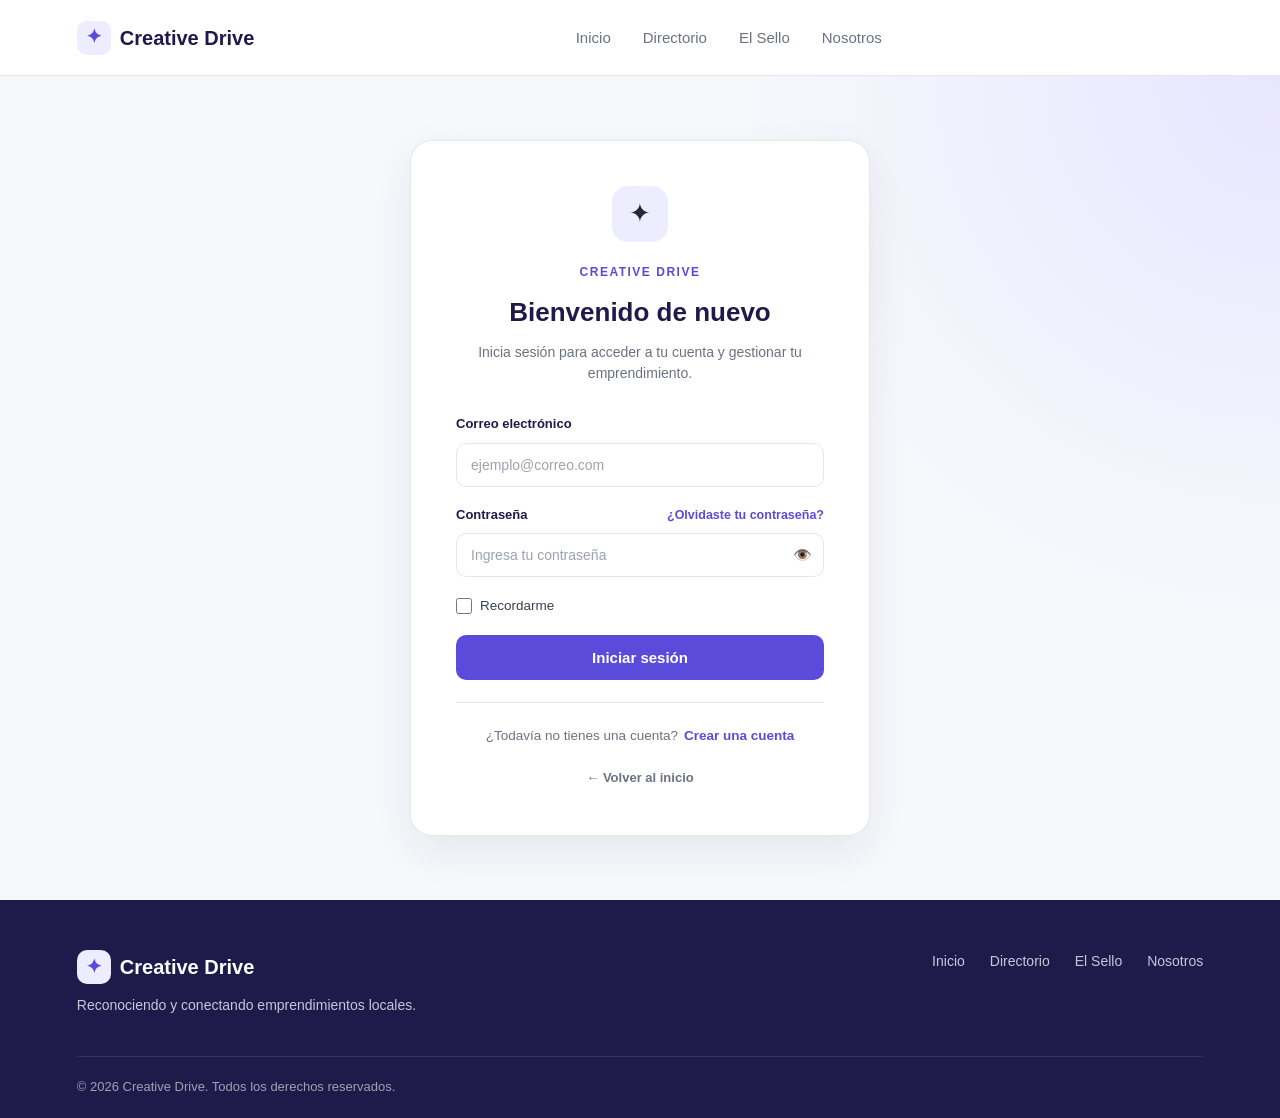
<file: mi-cuenta.html>
<!DOCTYPE html>
<html lang="es">

<head>

    <meta charset="UTF-8">

    <meta
        name="viewport"
        content="width=device-width, initial-scale=1.0"
    >

    <title>Mi cuenta | Creative Drive</title>

    <link rel="stylesheet" href="style.css">

</head>


<body>


    <!-- =====================================================
         NAVBAR
    ====================================================== -->

    <header class="navbar">

        <a href="index.html" class="logo">

            <span class="logo-icon">
                ✦
            </span>

            <span>
                Creative Drive
            </span>

        </a>


        <nav class="nav-menu">

            <a href="index.html#inicio">
                Inicio
            </a>

            <a href="index.html#directorio">
                Directorio
            </a>

            <a href="index.html#sellos">
                Sellos
            </a>

            <a href="index.html#nosotros">
                Nosotros
            </a>

        </nav>


        <div
            class="nav-actions"
            id="navActions"
        >

            <a
                href="index.html#directorio"
                class="add-business-btn"
            >
                Ver directorio
            </a>


            <button
                type="button"
                class="login-btn"
                onclick="cerrarSesionCuenta()"
            >
                Cerrar sesión
            </button>

        </div>

    </header>



    <!-- =====================================================
         CONTENIDO PRINCIPAL
    ====================================================== -->

    <main class="account-page">

        <div class="account-container">


            <!-- =================================================
                 ENCABEZADO
            ================================================== -->

            <div class="account-header">

                <span class="section-tag">
                    MI CUENTA
                </span>

                <h1>
                    Bienvenido a Creative Drive
                </h1>

                <p id="accountWelcome">
                    Cargando información de tu cuenta...
                </p>

            </div>



            <!-- =================================================
                 INFORMACIÓN DEL USUARIO
            ================================================== -->

            <section class="account-card">

                <div class="account-card-header">

                    <div>

                        <span class="section-tag">
                            PERFIL
                        </span>

                        <h2>
                            Información de tu cuenta
                        </h2>

                    </div>


                    <button
                        type="button"
                        class="edit-business-btn"
                        id="editProfileToggleBtn"
                        onclick="abrirEdicionPerfil()"
                    >
                        ✏️ Editar perfil
                    </button>

                </div>


                <div
                    class="account-info-grid"
                    id="accountInfoView"
                >


                    <!-- NOMBRE -->

                    <div class="account-info-item">

                        <span>
                            👤 Nombre
                        </span>

                        <strong id="accountName">
                            —
                        </strong>

                    </div>


                    <!-- CORREO -->

                    <div class="account-info-item">

                        <span>
                            📧 Correo electrónico
                        </span>

                        <strong id="accountEmail">
                            —
                        </strong>

                    </div>


                    <!-- TIPO -->

                    <div class="account-info-item">

                        <span>
                            🏷️ Tipo de cuenta
                        </span>

                        <strong id="accountType">
                            —
                        </strong>

                    </div>

                </div>



                <!-- =============================================
                     FORMULARIO DE EDICIÓN (oculto por defecto)
                ============================================== -->

                <form
                    id="editProfileForm"
                    class="edit-profile-form"
                    style="display: none;"
                    onsubmit="guardarPerfilUsuario(event)"
                >

                    <div class="register-form-group">

                        <label for="editName">
                            Nombre completo
                        </label>

                        <input
                            type="text"
                            id="editName"
                            autocomplete="name"
                            required
                        >

                    </div>


                    <div class="register-form-group">

                        <label for="editEmail">
                            Correo electrónico
                        </label>

                        <input
                            type="email"
                            id="editEmail"
                            autocomplete="email"
                            required
                        >

                    </div>


                    <div class="edit-profile-divider">

                        <span>
                            Cambiar contraseña (opcional)
                        </span>

                    </div>


                    <div class="register-form-group">

                        <label for="editCurrentPassword">
                            Contraseña actual
                        </label>

                        <input
                            type="password"
                            id="editCurrentPassword"
                            autocomplete="current-password"
                            placeholder="Solo si vas a cambiarla"
                        >

                    </div>


                    <div class="edit-profile-row">

                        <div class="register-form-group">

                            <label for="editNewPassword">
                                Nueva contraseña
                            </label>

                            <input
                                type="password"
                                id="editNewPassword"
                                autocomplete="new-password"
                                minlength="6"
                                placeholder="Mínimo 6 caracteres"
                            >

                        </div>


                        <div class="register-form-group">

                            <label for="editNewPasswordConfirm">
                                Confirmar nueva contraseña
                            </label>

                            <input
                                type="password"
                                id="editNewPasswordConfirm"
                                autocomplete="new-password"
                                minlength="6"
                                placeholder="Repite la nueva contraseña"
                            >

                        </div>

                    </div>


                    <div
                        id="editProfileMessage"
                        class="register-message"
                        aria-live="polite"
                    ></div>


                    <div class="edit-profile-actions">

                        <button
                            type="submit"
                            class="register-submit-btn"
                        >
                            Guardar cambios
                        </button>

                        <button
                            type="button"
                            class="edit-profile-cancel-btn"
                            onclick="cancelarEdicionPerfil()"
                        >
                            Cancelar
                        </button>

                    </div>

                </form>

            </section>



            <!-- =================================================
                 MI EMPRENDIMIENTO
            ================================================== -->

            <section class="account-card">

                <div class="account-card-header">

                    <div>

                        <span class="section-tag">
                            MI EMPRENDIMIENTO
                        </span>

                        <h2>
                            Gestiona tu emprendimiento
                        </h2>

                        <p>
                            Desde aquí podrás consultar
                            la información que aparece en
                            tu perfil público.
                        </p>

                    </div>

                </div>


                <div
                    id="businessAccountContent"
                    class="business-account-content"
                >

                    <div class="account-loading">

                        Cargando información...

                    </div>

                </div>

            </section>



            <!-- =================================================
                 ACCIONES
            ================================================== -->

            <section class="account-actions">

                <a
                    href="index.html#directorio"
                    class="back-btn"
                >
                    ← Volver al directorio
                </a>


                <button
                    type="button"
                    class="delete-business-btn"
                    onclick="cerrarSesionCuenta()"
                >
                    🚪 Cerrar sesión
                </button>

            </section>


        </div>

    </main>



    <!-- =====================================================
         FOOTER
    ====================================================== -->

    <footer>

        <div class="footer-content">


            <!-- MARCA -->

            <div class="footer-brand">

                <a
                    href="index.html"
                    class="logo"
                >

                    <span class="logo-icon">
                        ✦
                    </span>

                    <span>
                        Creative Drive
                    </span>

                </a>

                <p>
                    Reconociendo y conectando
                    emprendimientos locales.
                </p>

            </div>


            <!-- ENLACES -->

            <div class="footer-links">

                <a href="index.html#inicio">
                    Inicio
                </a>

                <a href="index.html#directorio">
                    Directorio
                </a>

                <a href="index.html#sellos">
                    Sellos
                </a>

                <a href="index.html#nosotros">
                    Nosotros
                </a>

            </div>

        </div>


        <div class="footer-bottom">

            <p>
                © 2026 Creative Drive.
                Todos los derechos reservados.
            </p>

        </div>

    </footer>



    <!-- =====================================================
         SCRIPT PRINCIPAL
    ====================================================== -->

    <script src="script.js"></script>



    <!-- =====================================================
         SCRIPT DE MI CUENTA
    ====================================================== -->

    <script>

        document.addEventListener(
            "DOMContentLoaded",
            function () {

                cargarMiCuenta();

            }
        );


        // =================================================
        // CARGAR MI CUENTA
        // =================================================

        function cargarMiCuenta() {

            /*
             * Usamos la misma función que utiliza
             * script.js para detectar la sesión.
             */

            const usuario =
                obtenerUsuarioActual();


            // ---------------------------------------------
            // SIN SESIÓN
            // ---------------------------------------------

            if (!usuario) {

                window.location.href =
                    "login.html";

                return;

            }


            // ---------------------------------------------
            // ELEMENTOS
            // ---------------------------------------------

            const nombre =
                document.getElementById(
                    "accountName"
                );


            const email =
                document.getElementById(
                    "accountEmail"
                );


            const tipo =
                document.getElementById(
                    "accountType"
                );


            const bienvenida =
                document.getElementById(
                    "accountWelcome"
                );


            // ---------------------------------------------
            // NOMBRE
            // ---------------------------------------------

            const nombreUsuario =
                usuario.name ||
                usuario.nombre ||
                "Usuario";


            if (nombre) {

                nombre.textContent =
                    nombreUsuario;

            }


            // ---------------------------------------------
            // EMAIL
            // ---------------------------------------------

            if (email) {

                email.textContent =
                    usuario.email ||
                    "—";

            }


            // ---------------------------------------------
            // TIPO DE CUENTA
            // ---------------------------------------------

            if (tipo) {

                tipo.textContent =

                    usuario.type ===
                    "emprendedor"

                        ? "Emprendedor"

                        : "Usuario";

            }


            // ---------------------------------------------
            // BIENVENIDA
            // ---------------------------------------------

            if (bienvenida) {

                bienvenida.textContent =

                    `Hola, ${nombreUsuario}. ` +
                    `Desde aquí puedes administrar ` +
                    `tu cuenta y consultar tu emprendimiento.`;

            }


            // ---------------------------------------------
            // EMPRENDIMIENTO
            // ---------------------------------------------

            cargarEmprendimientoUsuario(
                usuario
            );

        }



        // =================================================
        // ABRIR FORMULARIO DE EDICIÓN
        // =================================================

        function abrirEdicionPerfil() {

            const usuario =
                obtenerUsuarioActual();


            if (!usuario) {

                window.location.href =
                    "login.html";

                return;

            }


            document.getElementById(
                "editName"
            ).value =
                usuario.name || "";


            document.getElementById(
                "editEmail"
            ).value =
                usuario.email || "";


            document.getElementById(
                "editCurrentPassword"
            ).value = "";

            document.getElementById(
                "editNewPassword"
            ).value = "";

            document.getElementById(
                "editNewPasswordConfirm"
            ).value = "";


            const mensaje =
                document.getElementById(
                    "editProfileMessage"
                );

            mensaje.textContent = "";
            mensaje.className =
                "register-message";


            document.getElementById(
                "accountInfoView"
            ).style.display = "none";

            document.getElementById(
                "editProfileToggleBtn"
            ).style.display = "none";

            document.getElementById(
                "editProfileForm"
            ).style.display = "flex";

        }



        // =================================================
        // CANCELAR EDICIÓN
        // =================================================

        function cancelarEdicionPerfil() {

            document.getElementById(
                "editProfileForm"
            ).style.display = "none";

            document.getElementById(
                "accountInfoView"
            ).style.display = "";

            document.getElementById(
                "editProfileToggleBtn"
            ).style.display = "";

        }



        // =================================================
        // GUARDAR CAMBIOS DEL PERFIL
        // =================================================

        function guardarPerfilUsuario(
            event
        ) {

            event.preventDefault();


            const usuarioActual =
                obtenerUsuarioActual();


            if (!usuarioActual) {

                window.location.href =
                    "login.html";

                return;

            }


            const mensaje =
                document.getElementById(
                    "editProfileMessage"
                );


            function mostrarError(
                texto
            ) {

                mensaje.textContent =
                    texto;

                mensaje.className =
                    "register-message error";

            }


            const nombre =
                document
                    .getElementById(
                        "editName"
                    )
                    .value
                    .trim();


            const email =
                document
                    .getElementById(
                        "editEmail"
                    )
                    .value
                    .trim()
                    .toLowerCase();


            const passwordActual =
                document.getElementById(
                    "editCurrentPassword"
                ).value;


            const passwordNueva =
                document.getElementById(
                    "editNewPassword"
                ).value;


            const passwordConfirmar =
                document.getElementById(
                    "editNewPasswordConfirm"
                ).value;



            /* =========================================
               VALIDAR NOMBRE
            ========================================= */

            if (
                !nombre ||
                nombre.length < 2
            ) {

                mostrarError(
                    "Ingresa un nombre válido."
                );

                return;

            }



            /* =========================================
               VALIDAR CORREO
            ========================================= */

            const emailValido =
                /^[^\s@]+@[^\s@]+\.[^\s@]+$/.test(
                    email
                );


            if (
                !email ||
                !emailValido
            ) {

                mostrarError(
                    "Ingresa un correo electrónico válido."
                );

                return;

            }



            /* =========================================
               BUSCAR CUENTA EN EL REGISTRO
            ========================================= */

            let usuarios = [];

            try {

                usuarios =
                    JSON.parse(
                        localStorage.getItem(
                            "creativeDriveUsers"
                        )
                    ) || [];

            }

            catch (error) {

                usuarios = [];

            }


            const indice =
                usuarios.findIndex(

                    function (u) {

                        return String(
                            u.id
                        ) ===
                        String(
                            usuarioActual.id
                        );

                    }

                );


            if (indice === -1) {

                mostrarError(
                    "No pudimos encontrar tu cuenta. " +
                    "Cierra sesión y vuelve a entrar."
                );

                return;

            }



            /* =========================================
               VERIFICAR CORREO DUPLICADO
            ========================================= */

            const correoDuplicado =
                usuarios.some(

                    function (u, i) {

                        return (
                            i !== indice &&
                            u.email === email
                        );

                    }

                );


            if (correoDuplicado) {

                mostrarError(
                    "Ya existe otra cuenta con ese correo."
                );

                return;

            }



            /* =========================================
               CAMBIO DE CONTRASEÑA (OPCIONAL)
            ========================================= */

            const quiereCambiarPassword =
                passwordActual ||
                passwordNueva ||
                passwordConfirmar;


            if (quiereCambiarPassword) {

                if (
                    !passwordActual ||
                    !passwordNueva ||
                    !passwordConfirmar
                ) {

                    mostrarError(
                        "Completa los tres campos de " +
                        "contraseña para cambiarla."
                    );

                    return;

                }


                if (
                    passwordActual !==
                    usuarios[indice].password
                ) {

                    mostrarError(
                        "La contraseña actual no es correcta."
                    );

                    return;

                }


                if (
                    passwordNueva.length < 6
                ) {

                    mostrarError(
                        "La nueva contraseña debe tener " +
                        "al menos 6 caracteres."
                    );

                    return;

                }


                if (
                    passwordNueva !==
                    passwordConfirmar
                ) {

                    mostrarError(
                        "Las contraseñas nuevas no coinciden."
                    );

                    return;

                }

            }



            /* =========================================
               GUARDAR CAMBIOS
            ========================================= */

            usuarios[indice].name =
                nombre;

            usuarios[indice].email =
                email;


            if (quiereCambiarPassword) {

                usuarios[indice].password =
                    passwordNueva;

            }


            localStorage.setItem(
                "creativeDriveUsers",
                JSON.stringify(usuarios)
            );



            /* =========================================
               ACTUALIZAR SESIÓN ACTIVA
            ========================================= */

            const sessionUser = {

                id: usuarios[indice].id,
                name: nombre,
                email: email,
                type: usuarios[indice].type

            };


            const sessionData =
                JSON.stringify(sessionUser);


            if (
                localStorage.getItem(
                    "creativeDriveCurrentUser"
                )
            ) {

                localStorage.setItem(
                    "creativeDriveCurrentUser",
                    sessionData
                );

            }

            else {

                sessionStorage.setItem(
                    "creativeDriveCurrentUser",
                    sessionData
                );

            }



            /* =========================================
               REFRESCAR NAVBAR
            ========================================= */

            if (
                typeof actualizarNavbar ===
                "function"
            ) {

                actualizarNavbar();

            }



            /* =========================================
               MENSAJE DE ÉXITO
            ========================================= */

            mensaje.textContent =
                "¡Perfil actualizado correctamente!";

            mensaje.className =
                "register-message success";



            /* =========================================
               VOLVER A LA VISTA NORMAL
            ========================================= */

            setTimeout(

                function () {

                    cancelarEdicionPerfil();

                    cargarMiCuenta();

                },
                1000

            );

        }



        // =================================================
        // CARGAR EMPRENDIMIENTO DEL USUARIO
        // =================================================

        function cargarEmprendimientoUsuario(
            usuario
        ) {

            const contenedor =
                document.getElementById(
                    "businessAccountContent"
                );


            if (!contenedor) {

                return;

            }


            /*
             * IMPORTANTE:
             *
             * El script.js guarda cada emprendimiento
             * con:
             *
             * usuarioId: usuario.id
             *
             * Por eso NO buscamos por correo.
             */


            let emprendimientosGuardados =
                [];


            try {

                const datos =
                    localStorage.getItem(
                        "creativeDriveEmprendimientos"
                    );


                if (datos) {

                    emprendimientosGuardados =
                        JSON.parse(
                            datos
                        );

                }


                if (
                    !Array.isArray(
                        emprendimientosGuardados
                    )
                ) {

                    emprendimientosGuardados =
                        [];

                }

            }

            catch (error) {

                console.error(
                    "Error al cargar emprendimientos:",
                    error
                );

                emprendimientosGuardados =
                    [];

            }


            // ---------------------------------------------
            // BUSCAR POR ID DEL USUARIO
            // ---------------------------------------------

            const emprendimiento =
                emprendimientosGuardados.find(

                    function (
                        item
                    ) {

                        return (

                            item &&
                            item.usuarioId &&
                            usuario.id &&
                            String(
                                item.usuarioId
                            ) ===
                            String(
                                usuario.id
                            )

                        );

                    }

                );


            // ---------------------------------------------
            // SI NO TIENE EMPRENDIMIENTO
            // ---------------------------------------------

            if (!emprendimiento) {

                contenedor.innerHTML = `

                    <div class="account-empty">

                        <div class="account-empty-icon">
                            🏪
                        </div>


                        <h3>
                            Todavía no tienes un emprendimiento
                        </h3>


                        <p>
                            Agrega tu emprendimiento al
                            directorio para comenzar a
                            construir tu perfil público.
                        </p>


                        <a
                            href="agregar.html"
                            class="profile-btn"
                        >
                            + Agregar emprendimiento
                        </a>

                    </div>

                `;

                return;

            }


            // ---------------------------------------------
            // DATOS SEGUROS
            // ---------------------------------------------

            const nombre =
                emprendimiento.nombre ||
                "Sin nombre";


            const descripcion =
                emprendimiento.descripcion ||
                "Sin descripción disponible.";


            const icono =
                emprendimiento.icono ||
                "🏪";


            const ubicacion =
                emprendimiento.ubicacionTexto ||
                "📍 Sin ubicación";


            const categoria =
                emprendimiento.categoriaTexto ||
                "Sin categoría";


            // ---------------------------------------------
            // MOSTRAR EMPRENDIMIENTO
            // ---------------------------------------------

            contenedor.innerHTML = `

                <div class="account-business">


                    <!-- ICONO -->

                    <div class="account-business-icon">

                        ${escaparHTML(icono)}

                    </div>


                    <!-- INFORMACIÓN -->

                    <div class="account-business-info">


                        <span class="section-tag">
                            EMPRENDIMIENTO
                        </span>


                        <h3>

                            ${escaparHTML(
                                nombre
                            )}

                        </h3>


                        <p>

                            ${escaparHTML(
                                descripcion
                            )}

                        </p>


                        <div class="account-business-meta">


                            <span>

                                ${escaparHTML(
                                    ubicacion
                                )}

                            </span>


                            <span>

                                ${escaparHTML(
                                    categoria
                                )}

                            </span>


                        </div>


                        <!-- ACCIONES -->

                        <div class="account-business-actions">


                            <a
                                href="perfil.html?id=${encodeURIComponent(
                                    emprendimiento.id
                                )}"
                                class="profile-btn"
                            >
                                Ver perfil →
                            </a>


                        </div>


                    </div>

                </div>

            `;

        }



        // =================================================
        // CERRAR SESIÓN
        // =================================================

        function cerrarSesionCuenta() {

            const confirmar =
                confirm(
                    "¿Seguro que deseas cerrar sesión?"
                );


            if (!confirmar) {

                return;

            }


            localStorage.removeItem(
                "creativeDriveCurrentUser"
            );


            localStorage.removeItem(
                "creativeDriveRemember"
            );


            sessionStorage.removeItem(
                "creativeDriveCurrentUser"
            );


            window.location.href =
                "index.html";

        }

    </script>


</body>

</html>

<div id="toast-container" class="toast-container"></div>
</file>
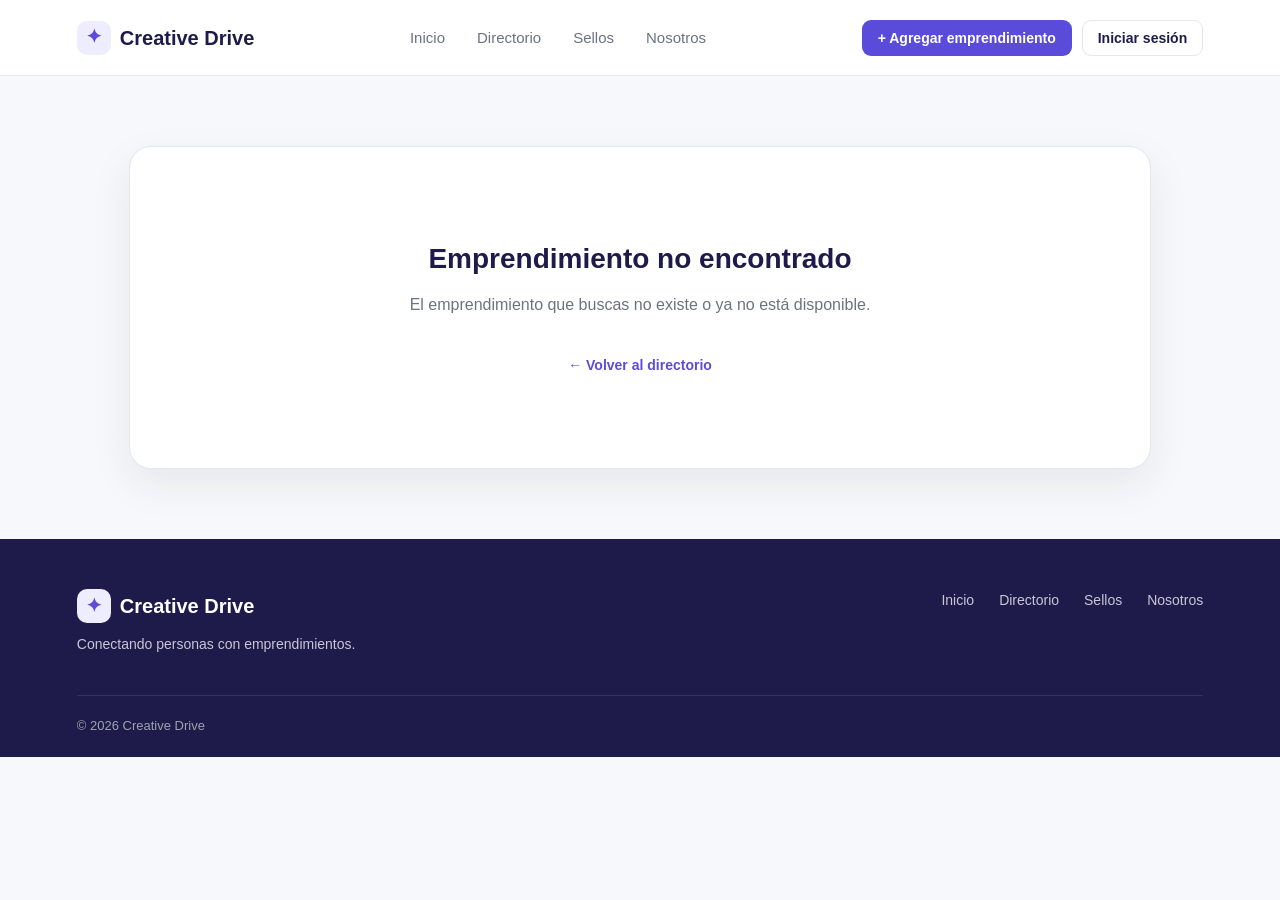
<file: perfil.html>
<!DOCTYPE html>
<html lang="es">

<head>

    <meta charset="UTF-8">

    <meta
        name="viewport"
        content="width=device-width, initial-scale=1.0"
    >

    <title>Perfil | Creative Drive</title>

    <link
        rel="stylesheet"
        href="style.css"
    >

</head>


<body>


    <!-- =====================================================
         NAVBAR
    ====================================================== -->

    <header class="navbar">

        <!-- LOGO -->

        <a
            href="index.html"
            class="logo"
        >

            <span class="logo-icon">
                ✦
            </span>

            <span>
                Creative Drive
            </span>

        </a>



        <!-- MENÚ -->

        <nav class="nav-menu">

            <a href="index.html#inicio">
                Inicio
            </a>

            <a href="index.html#directorio">
                Directorio
            </a>

            <a href="index.html#sellos">
                Sellos
            </a>

            <a href="index.html#nosotros">
                Nosotros
            </a>

        </nav>



        <!-- ACCIONES -->

        <div
            class="nav-actions"
            id="navActions"
        >

            <!--
                JavaScript genera aquí
                los botones de sesión.
            -->

        </div>

    </header>



    <!-- =====================================================
         CONTENIDO DEL PERFIL
         
         IMPORTANTE:
         El contenido se genera automáticamente mediante
         script.js según el ID recibido en la URL.
         
         Ejemplo:
         perfil.html?id=cafe-central
         perfil.html?id=arte-diseno
         perfil.html?id=dulce-momento
    ====================================================== -->

    <main class="profile-page">

        <div
            id="profileContainer"
            class="profile-container"
        >

            <!--

                JavaScript cargará aquí:

                - Portada
                - Logo
                - Nombre
                - Sello
                - Ubicación
                - Categorías
                - Descripción
                - Redes sociales
                - WhatsApp
                - Correo
                - Reseñas
                - Calificaciones
                - Formulario de reseña
                - Acciones del emprendimiento

            -->

            <div class="profile-loading">

                <div class="profile-loading-icon">
                    ✦
                </div>

                <h2>
                    Cargando perfil...
                </h2>

                <p>
                    Estamos preparando la información
                    del emprendimiento.
                </p>

            </div>

        </div>

    </main>



    <!-- =====================================================
         FOOTER
    ====================================================== -->

    <footer>

        <div class="footer-content">


            <!-- MARCA -->

            <div class="footer-brand">

                <a
                    href="index.html"
                    class="logo"
                >

                    <span class="logo-icon">
                        ✦
                    </span>

                    <span>
                        Creative Drive
                    </span>

                </a>

                <p>
                    Conectando personas con emprendimientos.
                </p>

            </div>



            <!-- ENLACES -->

            <div class="footer-links">

                <a href="index.html#inicio">
                    Inicio
                </a>

                <a href="index.html#directorio">
                    Directorio
                </a>

                <a href="index.html#sellos">
                    Sellos
                </a>

                <a href="index.html#nosotros">
                    Nosotros
                </a>

            </div>

        </div>



        <!-- COPYRIGHT -->

        <div class="footer-bottom">

            <p>
                © 2026 Creative Drive
            </p>

        </div>

    </footer>



    <!-- =====================================================
         SCRIPT PRINCIPAL
    ====================================================== -->

    <script src="script.js"></script>


</body>

</html>
</file>
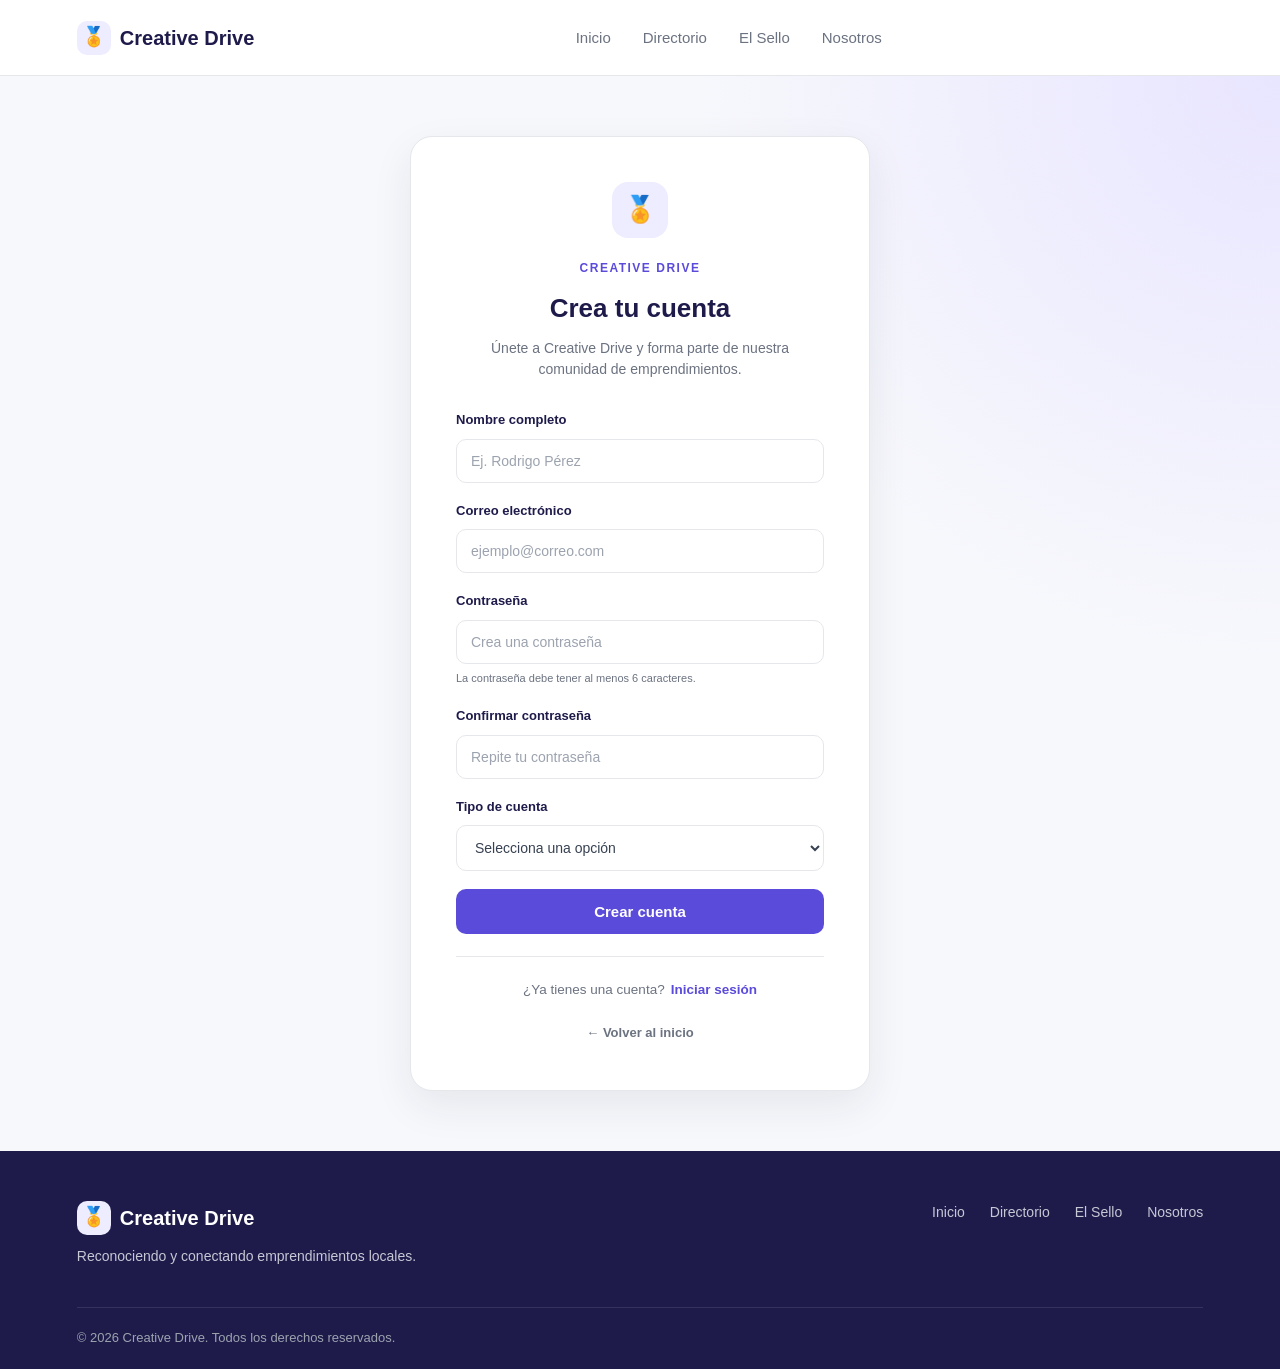
<file: registro.html>
<!DOCTYPE html>
<html lang="es">

<head>

    <meta charset="UTF-8">

    <meta
        name="viewport"
        content="width=device-width, initial-scale=1.0"
    >

    <title>Crear cuenta | Creative Drive</title>

    <link rel="stylesheet" href="style.css">

</head>


<body>


    <!-- =====================================================
         NAVBAR
    ====================================================== -->

    <header class="navbar">

        <a href="index.html" class="logo">

            <span class="logo-icon">🏅</span>

            <span>Creative Drive</span>

        </a>


        <nav class="nav-menu">

            <a href="index.html">Inicio</a>

            <a href="index.html#directorio">Directorio</a>

            <a href="index.html#sellos">El Sello</a>

            <a href="index.html#nosotros">Nosotros</a>

        </nav>


        <div
            class="nav-actions"
            id="navActions"
        >

            <!--
                JavaScript genera aquí
                los botones de sesión.
            -->

        </div>

    </header>



    <!-- =====================================================
         REGISTRO
    ====================================================== -->

    <main class="register-page">

        <div class="register-container">


            <!-- ENCABEZADO -->

            <div class="register-header">

                <div class="register-icon">
                    🏅
                </div>

                <span class="register-tag">
                    CREATIVE DRIVE
                </span>

                <h1>
                    Crea tu cuenta
                </h1>

                <p>
                    Únete a Creative Drive y forma parte
                    de nuestra comunidad de emprendimientos.
                </p>

            </div>



            <!-- FORMULARIO -->

            <form
                id="registerForm"
                class="register-form"
            >


                <!-- NOMBRE -->

                <div class="register-form-group">

                    <label for="registerName">
                        Nombre completo
                    </label>

                    <input
                        type="text"
                        id="registerName"
                        placeholder="Ej. Rodrigo Pérez"
                        autocomplete="name"
                        required
                    >

                </div>



                <!-- CORREO -->

                <div class="register-form-group">

                    <label for="registerEmail">
                        Correo electrónico
                    </label>

                    <input
                        type="email"
                        id="registerEmail"
                        placeholder="ejemplo@correo.com"
                        autocomplete="email"
                        required
                    >

                </div>



                <!-- CONTRASEÑA -->

                <div class="register-form-group">

                    <label for="registerPassword">
                        Contraseña
                    </label>

                    <input
                        type="password"
                        id="registerPassword"
                        placeholder="Crea una contraseña"
                        autocomplete="new-password"
                        minlength="6"
                        required
                    >

                    <small>
                        La contraseña debe tener al menos 6 caracteres.
                    </small>

                </div>



                <!-- CONFIRMAR CONTRASEÑA -->

                <div class="register-form-group">

                    <label for="registerPasswordConfirm">
                        Confirmar contraseña
                    </label>

                    <input
                        type="password"
                        id="registerPasswordConfirm"
                        placeholder="Repite tu contraseña"
                        autocomplete="new-password"
                        minlength="6"
                        required
                    >

                </div>



                <!-- TIPO DE USUARIO -->

                <div class="register-form-group">

                    <label for="registerType">
                        Tipo de cuenta
                    </label>

                    <select id="registerType" required>

                        <option value="">
                            Selecciona una opción
                        </option>

                        <option value="usuario">
                            Usuario
                        </option>

                        <option value="emprendedor">
                            Emprendedor
                        </option>

                    </select>

                </div>



                <!-- MENSAJE -->

                <div
                    id="registerMessage"
                    class="register-message"
                    aria-live="polite"
                ></div>



                <!-- BOTÓN -->

                <button
                    type="submit"
                    class="register-submit-btn"
                >
                    Crear cuenta
                </button>


            </form>



            <!-- LOGIN -->

            <div class="register-login">

                <span>
                    ¿Ya tienes una cuenta?
                </span>

                <a href="login.html">
                    Iniciar sesión
                </a>

            </div>



            <!-- VOLVER -->

            <div class="register-back">

                <a href="index.html">
                    ← Volver al inicio
                </a>

            </div>


        </div>

    </main>



    <!-- =====================================================
         FOOTER
    ====================================================== -->

    <footer>

        <div class="footer-content">


            <div class="footer-brand">

                <a
                    href="index.html"
                    class="logo"
                >

                    <span class="logo-icon">
                        🏅
                    </span>

                    <span>
                        Creative Drive
                    </span>

                </a>

                <p>
                    Reconociendo y conectando
                    emprendimientos locales.
                </p>

            </div>


            <div class="footer-links">

                <a href="index.html">
                    Inicio
                </a>

                <a href="index.html#directorio">
                    Directorio
                </a>

                <a href="index.html#sellos">
                    El Sello
                </a>

                <a href="index.html#nosotros">
                    Nosotros
                </a>

            </div>

        </div>


        <div class="footer-bottom">

            <p>
                © 2026 Creative Drive.
                Todos los derechos reservados.
            </p>

        </div>

    </footer>



    <!-- =====================================================
         JAVASCRIPT
    ====================================================== -->

    <script>

        const registerForm =
            document.getElementById("registerForm");


        registerForm.addEventListener(
            "submit",
            function (event) {

                event.preventDefault();


                const name =
                    document
                        .getElementById("registerName")
                        .value
                        .trim();


                const email =
                    document
                        .getElementById("registerEmail")
                        .value
                        .trim()
                        .toLowerCase();


                const password =
                    document
                        .getElementById("registerPassword")
                        .value;


                const passwordConfirm =
                    document
                        .getElementById("registerPasswordConfirm")
                        .value;


                const type =
                    document
                        .getElementById("registerType")
                        .value;


                const message =
                    document.getElementById("registerMessage");



                /* =========================================
                   VALIDACIÓN
                ========================================= */

                if (
                    !name ||
                    !email ||
                    !password ||
                    !passwordConfirm ||
                    !type
                ) {

                    message.textContent =
                        "Completa todos los campos.";

                    message.className =
                        "register-message error";

                    return;

                }



                /* =========================================
                   COMPROBAR CONTRASEÑAS
                ========================================= */

                if (password !== passwordConfirm) {

                    message.textContent =
                        "Las contraseñas no coinciden.";

                    message.className =
                        "register-message error";

                    return;

                }



                /* =========================================
                   LONGITUD
                ========================================= */

                if (password.length < 6) {

                    message.textContent =
                        "La contraseña debe tener al menos 6 caracteres.";

                    message.className =
                        "register-message error";

                    return;

                }



                /* =========================================
                   BUSCAR USUARIOS EXISTENTES
                ========================================= */

                const users =
                    JSON.parse(
                        localStorage.getItem("creativeDriveUsers")
                    ) || [];



                /* =========================================
                   COMPROBAR CORREO
                ========================================= */

                const existingUser =
                    users.find(
                        user => user.email === email
                    );


                if (existingUser) {

                    message.textContent =
                        "Ya existe una cuenta con este correo.";

                    message.className =
                        "register-message error";

                    return;

                }



                /* =========================================
                   CREAR USUARIO
                ========================================= */

                const newUser = {

                    id: Date.now(),

                    name: name,

                    email: email,

                    password: password,

                    type: type,

                    createdAt:
                        new Date().toISOString()

                };



                /* =========================================
                   GUARDAR USUARIO
                ========================================= */

                users.push(newUser);


                localStorage.setItem(
                    "creativeDriveUsers",
                    JSON.stringify(users)
                );



                /* =========================================
                   MENSAJE
                ========================================= */

                message.textContent =
                    "¡Cuenta creada correctamente!";

                message.className =
                    "register-message success";



                /* =========================================
                   LIMPIAR FORMULARIO
                ========================================= */

                registerForm.reset();



                /* =========================================
                   IR AL LOGIN
                ========================================= */

                setTimeout(
                    function () {

                        window.location.href =
                            "login.html";

                    },
                    1200
                );

            }
        );

    </script>


</body>

</html>
</file>
<file: style.css>
/* =========================================================
   CREATIVE DRIVE
   ESTILOS GENERALES
========================================================= */

* {
    margin: 0;
    padding: 0;
    box-sizing: border-box;
}

html {
    scroll-behavior: smooth;
}

body {
    font-family: Arial, Helvetica, sans-serif;
    background: #f7f8fc;
    color: #1f2937;
    line-height: 1.6;
}

button,
input,
select,
textarea {
    font-family: inherit;
}

button {
    cursor: pointer;
}

a {
    text-decoration: none;
    color: inherit;
}


/* =========================================================
   VARIABLES
========================================================= */

:root {
    --primary: #5b4bdb;
    --primary-dark: #4738bd;
    --primary-light: #eeecff;

    --dark: #1e1b4b;
    --text: #374151;
    --muted: #6b7280;

    --white: #ffffff;
    --background: #f7f8fc;

    --border: #e5e7eb;

    --shadow: 0 10px 30px rgba(31, 41, 55, 0.08);

    --radius: 16px;
}


/* =========================================================
   NAVBAR
========================================================= */

.navbar {
    width: 100%;
    height: 76px;

    display: flex;
    align-items: center;
    justify-content: space-between;

    padding: 0 6%;

    background: var(--white);

    border-bottom: 1px solid var(--border);

    position: sticky;
    top: 0;
    z-index: 1000;
}


/* LOGO */

.logo {
    display: flex;
    align-items: center;
    gap: 9px;

    font-size: 20px;
    font-weight: 700;

    color: var(--dark);

    white-space: nowrap;
}

.logo-icon {
    width: 34px;
    height: 34px;

    display: flex;
    align-items: center;
    justify-content: center;

    border-radius: 10px;

    background: var(--primary-light);

    color: var(--primary);

    font-size: 19px;
}


/* MENÚ */

.nav-menu {
    display: flex;
    align-items: center;
    gap: 32px;
}

.nav-menu a {
    color: var(--muted);

    font-size: 15px;
    font-weight: 500;

    transition: 0.2s;
}

.nav-menu a:hover {
    color: var(--primary);
}


/* ACCIONES */

.nav-actions {
    display: flex;
    align-items: center;
    gap: 10px;
}


/* BOTÓN AGREGAR */

.add-business-btn {
    border: none;

    padding: 10px 16px;

    border-radius: 9px;

    background: var(--primary);

    color: var(--white);

    font-size: 14px;
    font-weight: 600;

    transition: 0.2s;
}

.add-business-btn:hover {
    background: var(--primary-dark);

    transform: translateY(-1px);
}


/* SESIÓN ACTIVA */

.user-session {
    display: flex;
    align-items: center;
    gap: 10px;
}

.user-name {
    display: flex;
    align-items: center;
    gap: 6px;

    padding: 9px 15px;

    border-radius: 9px;

    border: 1px solid var(--border);

    background: var(--primary-light);

    color: var(--primary-dark);

    font-size: 14px;
    font-weight: 600;

    white-space: nowrap;

    transition: 0.2s;
}

.user-name:hover {
    border-color: var(--primary);

    background: #e2deff;

    transform: translateY(-1px);
}


/* BOTÓN LOGIN */

.login-btn {
    padding: 9px 15px;

    border-radius: 9px;

    border: 1px solid var(--border);

    background: var(--white);

    color: var(--dark);

    font-size: 14px;
    font-weight: 600;

    transition: 0.2s;
}

.login-btn:hover {
    border-color: var(--primary);

    color: var(--primary);
}


/* =========================================================
   HERO
========================================================= */

.hero {
    min-height: 610px;

    display: flex;
    align-items: center;
    justify-content: center;

    padding: 80px 20px;

    background:
        radial-gradient(
            circle at top right,
            #e8e5ff 0,
            transparent 35%
        ),
        linear-gradient(
            135deg,
            #ffffff 0%,
            #f5f3ff 100%
        );
}

.hero-content {
    width: 100%;
    max-width: 950px;

    text-align: center;
}


/* BADGE */

.hero-badge {
    display: inline-flex;

    align-items: center;

    padding: 8px 14px;

    margin-bottom: 22px;

    border-radius: 50px;

    background: var(--primary-light);

    color: var(--primary);

    font-size: 13px;
    font-weight: 700;
}


/* TÍTULO */

.hero h1 {
    max-width: 850px;

    margin: 0 auto 20px;

    font-size: clamp(42px, 6vw, 68px);

    line-height: 1.05;

    letter-spacing: -2px;

    color: var(--dark);
}

.hero h1 span {
    display: block;

    color: var(--primary);
}


/* DESCRIPCIÓN */

.hero p {
    max-width: 650px;

    margin: 0 auto 34px;

    color: var(--muted);

    font-size: 17px;
}


/* =========================================================
   BUSCADOR
========================================================= */

.search-container {
    width: 100%;

    display: flex;
    justify-content: center;
}

.search-box {
    width: min(700px, 100%);

    display: flex;
    align-items: center;

    padding: 6px;

    background: var(--white);

    border: 1px solid var(--border);

    border-radius: 14px;

    box-shadow: var(--shadow);
}

.search-icon {
    padding-left: 14px;

    font-size: 18px;
}

.search-box input {
    flex: 1;

    min-width: 0;

    padding: 14px;

    border: none;

    outline: none;

    background: transparent;

    color: var(--text);

    font-size: 15px;
}

.search-box input::placeholder {
    color: #9ca3af;
}

.search-btn {
    border: none;

    padding: 13px 22px;

    border-radius: 10px;

    background: var(--primary);

    color: var(--white);

    font-weight: 600;

    transition: 0.2s;
}

.search-btn:hover {
    background: var(--primary-dark);
}


/* =========================================================
   FILTROS
========================================================= */

.filters {
    display: flex;

    justify-content: center;
    align-items: center;

    flex-wrap: wrap;

    gap: 10px;

    margin-top: 18px;
}

.filters select {
    padding: 11px 14px;

    border: 1px solid var(--border);

    border-radius: 9px;

    background: var(--white);

    color: var(--text);

    outline: none;

    cursor: pointer;
}

.filters select:focus {
    border-color: var(--primary);
}

.clear-filters {
    padding: 11px 15px;

    border: none;

    background: transparent;

    color: var(--muted);

    font-size: 14px;
}

.clear-filters:hover {
    color: var(--primary);
}


/* =========================================================
   SECCIONES GENERALES
========================================================= */

.directory,
.seals-section,
.about-section {
    width: 100%;

    max-width: 1200px;

    margin: auto;

    padding: 90px 6%;
}


/* ENCABEZADO */

.section-header {
    display: flex;

    align-items: flex-end;

    justify-content: space-between;

    gap: 30px;

    margin-bottom: 40px;
}

.section-tag {
    display: inline-block;

    margin-bottom: 10px;

    color: var(--primary);

    font-size: 12px;

    font-weight: 800;

    letter-spacing: 1.5px;
}

.section-header h2,
.about-content h2 {
    color: var(--dark);

    font-size: 36px;

    line-height: 1.2;

    margin-bottom: 10px;
}

.section-header p,
.about-content p {
    max-width: 650px;

    color: var(--muted);

    font-size: 15px;
}


/* BOTÓN VER TODOS */

.view-all-btn {
    padding: 10px 16px;

    border: 1px solid var(--border);

    border-radius: 9px;

    background: var(--white);

    color: var(--primary);

    font-weight: 600;

    white-space: nowrap;

    transition: 0.2s;
}

.view-all-btn:hover {
    border-color: var(--primary);

    transform: translateY(-1px);
}


/* =========================================================
   DIRECTORIO
========================================================= */

.business-grid {
    display: grid;

    grid-template-columns: repeat(3, 1fr);

    gap: 24px;
}


/* TARJETA */

.business-card {
    overflow: hidden;

    background: var(--white);

    border: 1px solid var(--border);

    border-radius: var(--radius);

    box-shadow: 0 5px 20px rgba(31, 41, 55, 0.05);

    transition: 0.25s;
}

.business-card:hover {
    transform: translateY(-5px);

    box-shadow: var(--shadow);
}


/* PORTADA */

.business-cover {
    height: 150px;

    display: flex;

    align-items: center;
    justify-content: center;

    background:
        linear-gradient(
            135deg,
            #ece9ff,
            #f7f5ff
        );

    font-size: 50px;
}


/* INFORMACIÓN */

.business-info {
    position: relative;

    padding: 22px;
}


/* LOGO */

.business-logo {
    width: 48px;
    height: 48px;

    display: flex;

    align-items: center;
    justify-content: center;

    margin-top: -45px;
    margin-bottom: 12px;

    border-radius: 12px;

    background: var(--white);

    border: 1px solid var(--border);

    color: var(--primary);

    font-size: 20px;

    font-weight: 800;

    box-shadow: 0 5px 15px rgba(0, 0, 0, 0.08);
}


/* SELLO */

.business-info .seal {
    display: inline-block;

    margin-bottom: 8px;

    padding: 5px 9px;

    border-radius: 20px;

    background: #fff7df;

    color: #9a6b00;

    font-size: 11px;

    font-weight: 700;
}


/* NOMBRE */

.business-info h3 {
    margin-bottom: 5px;

    color: var(--dark);

    font-size: 20px;
}


/* CATEGORÍA */

.business-info .category {
    margin-bottom: 12px;

    color: var(--primary);

    font-size: 13px;

    font-weight: 600;
}


/* CALIFICACIÓN DEL DIRECTORIO */

.business-rating {
    display: flex;

    align-items: center;

    gap: 8px;

    margin-bottom: 12px;

    color: var(--text);

    font-size: 13px;

    font-weight: 600;
}

.business-rating .rating-stars {
    color: #f5b301;

    font-size: 15px;

    letter-spacing: 1px;
}

.business-rating.no-rating {
    color: var(--muted);

    font-size: 12px;

    font-weight: 500;
}


/* DESCRIPCIÓN */

.business-info > p:not(.category) {
    min-height: 70px;

    color: var(--muted);

    font-size: 14px;
}


/* BOTÓN PERFIL */

.profile-btn {
    display: inline-block;

    margin-top: 12px;

    color: var(--primary);

    font-size: 14px;

    font-weight: 700;
}

.profile-btn:hover {
    color: var(--primary-dark);
}


/* =========================================================
   SIN RESULTADOS
========================================================= */

.no-results {
    display: none;

    text-align: center;

    padding: 60px 20px;

    color: var(--muted);
}

.no-results-icon {
    margin-bottom: 12px;

    font-size: 40px;
}

.no-results h3 {
    margin-bottom: 5px;

    color: var(--dark);
}


/* =========================================================
   SELLOS
========================================================= */

.seals-section {
    max-width: none;

    padding-left: 6%;
    padding-right: 6%;

    background: #ffffff;
}

.seals-section > .section-header {
    max-width: 1200px;

    margin-left: auto;
    margin-right: auto;
}

.seals-grid {
    max-width: 1200px;

    margin: auto;

    display: grid;

    grid-template-columns: repeat(3, 1fr);

    gap: 24px;
}

.seal-card {
    padding: 30px;

    background: #f9f9ff;

    border: 1px solid var(--border);

    border-radius: var(--radius);

    transition: 0.2s;
}

.seal-card:hover {
    transform: translateY(-4px);

    box-shadow: var(--shadow);
}

.seal-icon {
    width: 54px;
    height: 54px;

    display: flex;

    align-items: center;
    justify-content: center;

    margin-bottom: 18px;

    border-radius: 14px;

    background: var(--primary-light);

    font-size: 25px;
}

.seal-card h3 {
    margin-bottom: 8px;

    color: var(--dark);

    font-size: 19px;
}

.seal-card p {
    color: var(--muted);

    font-size: 14px;
}


/* =========================================================
   NOSOTROS
========================================================= */

.about-section {
    min-height: 420px;

    display: flex;

    align-items: center;
}

.about-content {
    max-width: 800px;
}

.about-content h2 {
    font-size: 42px;

    margin-bottom: 20px;
}

.about-content p {
    margin-bottom: 15px;

    font-size: 16px;
}


/* =========================================================
   FOOTER
========================================================= */

footer {
    background: var(--dark);

    color: white;

    padding: 50px 6% 20px;
}

.footer-content {
    max-width: 1200px;

    margin: auto;

    display: flex;

    align-items: flex-start;

    justify-content: space-between;

    gap: 40px;
}

.footer-brand .logo {
    color: white;

    margin-bottom: 10px;
}

.footer-brand p {
    color: #c7c7d5;

    font-size: 14px;
}

.footer-links {
    display: flex;

    gap: 25px;
}

.footer-links a {
    color: #c7c7d5;

    font-size: 14px;

    transition: 0.2s;
}

.footer-links a:hover {
    color: white;
}

.footer-bottom {
    max-width: 1200px;

    margin: 40px auto 0;

    padding-top: 20px;

    border-top: 1px solid rgba(255, 255, 255, 0.1);
}

.footer-bottom p {
    color: #9ca3af;

    font-size: 13px;
}


/* =========================================================
   RESPONSIVE - TABLETS
========================================================= */

@media (max-width: 1000px) {

    .navbar {
        padding: 0 4%;
    }

    .nav-menu {
        gap: 18px;
    }

    .nav-actions {
        gap: 6px;
    }

    .add-business-btn {
        padding: 9px 11px;
    }

    .business-grid {
        grid-template-columns: repeat(2, 1fr);
    }

    .seals-grid {
        grid-template-columns: repeat(2, 1fr);
    }

}


/* =========================================================
   RESPONSIVE - CELULARES
========================================================= */

@media (max-width: 760px) {

    .navbar {
        height: auto;

        padding: 15px 5%;

        flex-wrap: wrap;

        gap: 15px;
    }

    .nav-menu {
        order: 3;

        width: 100%;

        justify-content: center;

        gap: 20px;
    }

    .nav-actions {
        margin-left: auto;
    }

    .add-business-btn {
        font-size: 12px;

        padding: 9px 10px;
    }

    .login-btn {
        font-size: 12px;

        padding: 8px 10px;
    }

    .user-session {
        gap: 8px;
    }

    .user-name {
        font-size: 12px;

        padding: 8px 10px;
    }

    .hero {
        min-height: auto;

        padding: 70px 5%;
    }

    .hero h1 {
        font-size: 42px;

        letter-spacing: -1px;
    }

    .hero p {
        font-size: 15px;
    }

    .search-box {
        flex-wrap: wrap;

        padding: 8px;
    }

    .search-box input {
        width: 100%;

        flex-basis: 100%;
    }

    .search-btn {
        width: 100%;
    }

    .filters {
        flex-direction: column;
    }

    .filters select,
    .clear-filters {
        width: 100%;
    }

    .section-header {
        align-items: flex-start;

        flex-direction: column;
    }

    .section-header h2,
    .about-content h2 {
        font-size: 30px;
    }

    .business-grid {
        grid-template-columns: 1fr;
    }

    .seals-grid {
        grid-template-columns: 1fr;
    }

    .directory,
    .seals-section,
    .about-section {
        padding-top: 65px;
        padding-bottom: 65px;
    }

    .footer-content {
        flex-direction: column;
    }

    .footer-links {
        flex-wrap: wrap;
    }

}


/* =========================================================
   RESPONSIVE - PANTALLAS PEQUEÑAS
========================================================= */

@media (max-width: 450px) {

    .logo {
        font-size: 17px;
    }

    .logo-icon {
        width: 30px;
        height: 30px;
    }

    .nav-actions {
        width: 100%;

        justify-content: center;

        margin-left: 0;
    }

    .add-business-btn,
    .login-btn {
        flex: 1;
    }

    .user-session {
        width: 100%;
    }

    .user-name {
        flex: 1;

        justify-content: center;
    }

    .nav-menu {
        font-size: 13px;
    }

    .hero h1 {
        font-size: 35px;
    }

    .hero-badge {
        font-size: 11px;
    }

}


/* =========================================================
   PERFIL DEL EMPRENDIMIENTO
========================================================= */

.profile-page {
    width: 100%;
    max-width: 1150px;

    margin: auto;

    padding: 70px 5%;
}


/* CONTENEDOR PRINCIPAL */

.profile-container {
    overflow: hidden;

    background: var(--white);

    border: 1px solid var(--border);

    border-radius: 22px;

    box-shadow:
        0 15px 40px rgba(31, 41, 55, 0.08);
}


/* =========================================================
   PORTADA
========================================================= */

.profile-cover {
    height: 280px;

    display: flex;

    align-items: center;
    justify-content: center;

    position: relative;

    overflow: hidden;

    background-color: #eeecff;
    background-position: center;
    background-size: cover;
    background-repeat: no-repeat;
}


/* Fondo decorativo solo cuando NO hay foto de portada */

.profile-cover:not([style*="background-image"]) {
    background:
        radial-gradient(
            circle at 20% 20%,
            rgba(255,255,255,0.8),
            transparent 30%
        ),
        radial-gradient(
            circle at 80% 80%,
            rgba(91,75,219,0.15),
            transparent 35%
        ),
        linear-gradient(
            135deg,
            #eeecff 0%,
            #f8f7ff 50%,
            #e8e5ff 100%
        );
}


/* DECORACIÓN DE LA PORTADA */

.profile-cover::before,
.profile-cover::after {

    content: "";

    position: absolute;

    border-radius: 50%;

    background: rgba(91, 75, 219, 0.08);

}


.profile-cover::before {

    width: 250px;
    height: 250px;

    top: -120px;
    left: -80px;

}


.profile-cover::after {

    width: 300px;
    height: 300px;

    right: -120px;
    bottom: -170px;

}


/* ICONO */

.profile-cover-icon {

    position: relative;

    z-index: 2;

    width: 130px;
    height: 130px;

    display: flex;

    align-items: center;
    justify-content: center;

    border-radius: 30px;

    background: rgba(255,255,255,0.75);

    border: 1px solid rgba(255,255,255,0.9);

    box-shadow:
        0 15px 35px rgba(31, 41, 55, 0.10);

    font-size: 65px;

    backdrop-filter: blur(8px);
}


/* =========================================================
   CONTENIDO
========================================================= */

.profile-content {
    padding: 40px 45px 45px;
}


/* =========================================================
   ENCABEZADO
========================================================= */

.profile-header {
    display: flex;

    align-items: center;

    gap: 24px;
}


/* LOGO */

.profile-logo {
    width: 95px;
    height: 95px;

    flex-shrink: 0;

    display: flex;

    align-items: center;
    justify-content: center;

    margin-top: -70px;

    overflow: hidden;

    border-radius: 22px;

    background: var(--white);

    border: 1px solid var(--border);

    box-shadow:
        0 10px 25px rgba(31, 41, 55, 0.12);

    color: var(--primary);

    font-size: 36px;

    font-weight: 800;
}


/* Imagen del logo */

.profile-logo img {
    display: block;

    width: 100%;
    height: 100%;

    object-fit: cover;
}


/* INFORMACIÓN PRINCIPAL */

.profile-main-info {
    padding-top: 5px;
}

.profile-main-info h1 {
    margin-top: 8px;

    color: var(--dark);

    font-size: 38px;

    line-height: 1.15;

    letter-spacing: -0.5px;
}

.profile-location {
    margin-top: 7px;

    color: var(--muted);

    font-size: 15px;
}


/* =========================================================
   SELLO
========================================================= */

.profile-main-info .seal {
    display: inline-flex;

    align-items: center;

    padding: 6px 11px;

    border-radius: 20px;

    background: #fff7df;

    color: #9a6b00;

    font-size: 12px;

    font-weight: 700;
}


/* =========================================================
   CATEGORÍAS
========================================================= */

.profile-categories {
    display: inline-flex;

    align-items: center;

    margin-top: 25px;

    padding: 9px 14px;

    border-radius: 25px;

    background: var(--primary-light);

    color: var(--primary);

    font-size: 13px;

    font-weight: 600;
}


/* =========================================================
   DESCRIPCIÓN
========================================================= */

.profile-description {
    margin-top: 35px;

    padding-top: 30px;

    border-top: 1px solid var(--border);
}

.profile-description h2 {
    margin-bottom: 12px;

    color: var(--dark);

    font-size: 24px;
}

.profile-description p {
    max-width: 780px;

    color: var(--muted);

    font-size: 16px;

    line-height: 1.8;
}


/* =========================================================
   GALERÍA DE FOTOS (vista pública del perfil)
========================================================= */

.profile-gallery {
    margin-top: 35px;

    padding-top: 30px;

    border-top: 1px solid var(--border);
}

.profile-gallery-header h2 {
    margin-bottom: 6px;

    color: var(--dark);

    font-size: 24px;
}

.profile-gallery-header p {
    margin-bottom: 22px;

    color: var(--muted);

    font-size: 15px;
}

.gallery-grid {
    display: grid;

    grid-template-columns: repeat(3, 1fr);

    gap: 14px;
}

.gallery-item {
    position: relative;

    aspect-ratio: 1 / 1;

    overflow: hidden;

    border-radius: 14px;

    background: var(--background);

    border: 1px solid var(--border);
}

.gallery-item img {
    display: block;

    width: 100%;
    height: 100%;

    object-fit: cover;

    transition: transform 0.3s ease;
}

.gallery-item:hover img {
    transform: scale(1.06);
}


@media (max-width: 700px) {

    .gallery-grid {
        grid-template-columns: repeat(2, 1fr);

        gap: 10px;
    }

}

@media (max-width: 420px) {

    .gallery-grid {
        grid-template-columns: 1fr 1fr;
    }

}


/* =========================================================
   GALERÍA VACÍA (solo la ve el dueño)
========================================================= */

.gallery-empty {
    display: flex;

    flex-direction: column;
    align-items: center;

    padding: 40px 20px;

    text-align: center;

    background: var(--background);

    border: 1px dashed var(--border);

    border-radius: 16px;
}

.gallery-empty-icon {
    width: 60px;
    height: 60px;

    display: flex;
    align-items: center;
    justify-content: center;

    margin-bottom: 16px;

    border-radius: 16px;

    background: var(--primary-light);

    font-size: 28px;
}

.gallery-empty h3 {
    margin-bottom: 8px;

    color: var(--dark);

    font-size: 17px;
}

.gallery-empty p {
    max-width: 400px;

    margin-bottom: 20px;

    color: var(--muted);

    font-size: 14px;

    line-height: 1.5;
}

.gallery-empty .edit-business-btn {
    display: inline-flex;

    align-items: center;
    justify-content: center;
    gap: 6px;

    padding: 12px 20px;

    border: 1px solid var(--border);

    border-radius: 10px;

    background: var(--primary-light);

    color: var(--primary-dark);

    font-size: 14px;
    font-weight: 700;

    white-space: nowrap;

    transition: 0.2s;
}

.gallery-empty .edit-business-btn:hover {
    border-color: var(--primary);

    background: #e2deff;

    transform: translateY(-1px);
}


/* =========================================================
   BADGES DE SELLOS GANADOS (junto al nombre)
========================================================= */

.earned-seals-row {
    display: flex;
    flex-wrap: wrap;
    gap: 8px;

    margin-top: 10px;
}

.earned-seal-badge {
    display: inline-flex;
    align-items: center;
    gap: 5px;

    padding: 6px 12px;

    border-radius: 20px;

    background:
        linear-gradient(
            135deg,
            #fff7df,
            #ffedb0
        );

    border: 1px solid #f2d98a;

    color: #8a5c00;

    font-size: 12px;

    font-weight: 700;

    cursor: default;
}


/* =========================================================
   SECCIÓN DE VOTACIÓN DE SELLOS
========================================================= */

.profile-seals-section {
    margin-top: 35px;

    padding-top: 30px;

    border-top: 1px solid var(--border);
}

.seals-vote-grid {
    display: grid;

    grid-template-columns: repeat(3, 1fr);

    gap: 18px;
}

.profile-seal-card {
    display: flex;

    flex-direction: column;

    align-items: center;

    padding: 24px 18px;

    text-align: center;

    background: var(--background);

    border: 1px solid var(--border);

    border-radius: 16px;

    transition: 0.2s;
}

.profile-seal-card.obtained {
    background:
        linear-gradient(
            160deg,
            #fffdf5,
            #fff7df
        );

    border-color: #f2d98a;

    box-shadow:
        0 10px 25px rgba(232, 184, 40, 0.15);
}

.profile-seal-icon {
    width: 52px;
    height: 52px;

    display: flex;
    align-items: center;
    justify-content: center;

    margin-bottom: 14px;

    border-radius: 14px;

    background: var(--primary-light);

    font-size: 24px;
}

.profile-seal-card.obtained .profile-seal-icon {
    background: #fff2c4;
}

.profile-seal-card h3 {
    margin-bottom: 8px;

    color: var(--dark);

    font-size: 15px;
}

.profile-seal-card p {
    margin-bottom: 16px;

    color: var(--muted);

    font-size: 13px;

    line-height: 1.5;
}


/* BARRA DE PROGRESO */

.seal-progress-bar {
    width: 100%;
    height: 8px;

    margin-bottom: 8px;

    overflow: hidden;

    border-radius: 999px;

    background: var(--border);
}

.seal-progress-fill {
    height: 100%;

    border-radius: 999px;

    background: var(--primary);

    transition: width 0.3s ease;
}

.profile-seal-card.obtained .seal-progress-fill {
    background:
        linear-gradient(
            90deg,
            #e8b828,
            #f5cf5c
        );
}

.seal-vote-count {
    margin-bottom: 16px;

    color: var(--muted);

    font-size: 12.5px;

    font-weight: 700;
}


/* BOTÓN DE VOTAR */

.seal-vote-btn {
    width: 100%;

    padding: 11px 14px;

    border: 1px solid var(--border);

    border-radius: 10px;

    background: var(--white);

    color: var(--primary-dark);

    font-size: 13.5px;

    font-weight: 700;

    transition: 0.2s;
}

.seal-vote-btn:hover {
    border-color: var(--primary);

    background: var(--primary-light);

    transform: translateY(-1px);
}

.seal-vote-btn.voted {
    background: var(--primary);

    border-color: var(--primary);

    color: var(--white);
}

.seal-vote-btn.voted:hover {
    background: var(--primary-dark);
}


/* SELLO YA OBTENIDO / DUEÑO NO PUEDE VOTAR */

.seal-vote-obtained {
    display: inline-flex;
    align-items: center;
    justify-content: center;

    width: 100%;

    padding: 11px 14px;

    border-radius: 10px;

    background: #fff2c4;

    color: #8a5c00;

    font-size: 13.5px;

    font-weight: 700;
}

.seal-vote-hint {
    display: block;

    padding: 4px 6px;

    color: var(--muted);

    font-size: 12px;

    line-height: 1.4;
}


/* RESPONSIVE */

@media (max-width: 800px) {

    .seals-vote-grid {
        grid-template-columns: repeat(2, 1fr);
    }

}

@media (max-width: 500px) {

    .seals-vote-grid {
        grid-template-columns: 1fr;
    }

}


/* =========================================================
   INFORMACIÓN DE CONTACTO
========================================================= */

.profile-contact {
    margin-top: 35px;

    padding: 30px 0 0;

    border-top: 1px solid var(--border);
}

.profile-contact h2 {
    margin-bottom: 8px;

    color: var(--dark);

    font-size: 24px;
}

.profile-contact::after {
    content:
        "Elige una opción para comunicarte directamente con el emprendimiento.";

    display: block;

    margin-bottom: 22px;

    color: var(--muted);

    font-size: 14px;
}


/* BOTONES */

.contact-buttons {
    display: grid;

    grid-template-columns:
        repeat(3, minmax(0, 1fr));

    gap: 14px;
}

.contact-btn {
    display: flex;

    align-items: center;
    justify-content: center;

    gap: 10px;

    min-height: 58px;

    padding: 13px 18px;

    border-radius: 12px;

    border: 1px solid transparent;

    font-size: 14px;

    font-weight: 700;

    transition:
        transform 0.2s ease,
        box-shadow 0.2s ease,
        border-color 0.2s ease;
}

.contact-btn:hover {
    transform: translateY(-3px);

    box-shadow:
        0 10px 25px rgba(31, 41, 55, 0.10);
}

.contact-icon {
    font-size: 21px;
}


/* INSTAGRAM */

.instagram-btn {
    background: #f7ecff;

    color: #7e22ce;

    border-color: #ead4ff;
}

.instagram-btn:hover {
    border-color: #c084fc;
}


/* WHATSAPP */

.whatsapp-btn {
    background: #eafbf0;

    color: #15803d;

    border-color: #ccefd8;
}

.whatsapp-btn:hover {
    border-color: #86efac;
}


/* CORREO */

.email-btn {
    background: #eef8ff;

    color: #0369a1;

    border-color: #d4edff;
}

.email-btn:hover {
    border-color: #7dd3fc;
}


/* =========================================================
   ACCIONES
========================================================= */

.profile-actions {
    display: flex;

    align-items: center;
    flex-wrap: wrap;
    gap: 12px;

    margin-top: 35px;

    padding-top: 25px;

    border-top: 1px solid var(--border);
}

.back-btn {
    display: inline-flex;

    align-items: center;

    justify-content: center;

    padding: 12px 19px;

    border-radius: 10px;

    background: var(--primary);

    color: var(--white);

    font-size: 14px;

    font-weight: 700;

    transition: 0.2s;
}

.back-btn:hover {
    background: var(--primary-dark);

    transform: translateY(-1px);
}


/* EDITAR (dentro del perfil) */

.profile-actions .edit-business-btn {
    display: inline-flex;

    align-items: center;
    justify-content: center;
    gap: 6px;

    padding: 12px 18px;

    border: 1px solid var(--border);

    border-radius: 10px;

    background: var(--primary-light);

    color: var(--primary-dark);

    font-size: 14px;

    font-weight: 700;

    white-space: nowrap;

    transition: 0.2s;
}

.profile-actions .edit-business-btn:hover {
    border-color: var(--primary);

    background: #e2deff;

    transform: translateY(-1px);
}


/* BORRAR (dentro del perfil) */

.profile-actions .delete-business-btn {
    padding: 12px 18px;

    font-size: 14px;
}


/* =========================================================
   PERFIL NO ENCONTRADO
========================================================= */

.profile-not-found {
    padding: 90px 30px;

    text-align: center;
}

.profile-not-found h2 {
    margin-bottom: 10px;

    color: var(--dark);

    font-size: 28px;
}

.profile-not-found p {
    max-width: 500px;

    margin: 0 auto 25px;

    color: var(--muted);
}


/* =========================================================
   AGREGAR EMPRENDIMIENTO
========================================================= */

.add-business-page {
    min-height: 100vh;

    padding: 70px 5%;

    background:
        radial-gradient(
            circle at top right,
            #e8e5ff,
            transparent 35%
        ),
        #f7f8fc;
}

.add-business-container {
    width: 100%;

    max-width: 850px;

    margin: auto;

    padding: 45px;

    background: var(--white);

    border: 1px solid var(--border);

    border-radius: 20px;

    box-shadow: var(--shadow);
}

.form-header {
    margin-bottom: 40px;
}

.form-header h1 {
    margin-bottom: 12px;

    color: var(--dark);

    font-size: 38px;

    line-height: 1.2;
}

.form-header p {
    max-width: 650px;

    color: var(--muted);

    font-size: 15px;
}

.form-section {
    padding: 30px 0;

    border-top: 1px solid var(--border);
}

.form-section h2 {
    margin-bottom: 18px;

    color: var(--dark);

    font-size: 22px;
}

.form-help {
    margin-top: -10px;

    margin-bottom: 20px;

    color: var(--muted);

    font-size: 14px;
}

.form-group {
    display: flex;

    flex-direction: column;

    margin-bottom: 20px;
}

.form-group:last-child {
    margin-bottom: 0;
}

.form-group label {
    margin-bottom: 8px;

    color: var(--dark);

    font-size: 14px;

    font-weight: 600;
}

.form-group input,
.form-group textarea,
.form-group select {
    width: 100%;

    padding: 13px 14px;

    border: 1px solid var(--border);

    border-radius: 9px;

    outline: none;

    background: var(--white);

    color: var(--text);

    font-size: 14px;

    transition: 0.2s;
}

.form-group textarea {
    resize: vertical;
}

.form-group input:focus,
.form-group textarea:focus,
.form-group select:focus {
    border-color: var(--primary);

    box-shadow:
        0 0 0 3px var(--primary-light);
}

.category-options {
    display: grid;

    grid-template-columns: repeat(2, 1fr);

    gap: 12px;
}

.category-option {
    display: flex;

    align-items: center;

    gap: 10px;

    padding: 14px;

    border: 1px solid var(--border);

    border-radius: 10px;

    background: var(--white);

    color: var(--text);

    font-size: 14px;

    cursor: pointer;

    transition: 0.2s;
}

.category-option:hover {
    border-color: var(--primary);

    background: var(--primary-light);
}

.category-option input {
    accent-color: var(--primary);
}

.form-actions {
    display: flex;

    justify-content: flex-end;

    align-items: center;

    gap: 12px;

    padding-top: 30px;
}

.cancel-btn {
    padding: 11px 18px;

    border: 1px solid var(--border);

    border-radius: 9px;

    background: var(--white);

    color: var(--muted);

    font-size: 14px;

    font-weight: 600;
}

.cancel-btn:hover {
    color: var(--dark);

    border-color: #cbd5e1;
}

.submit-business-btn {
    padding: 12px 20px;

    border: none;

    border-radius: 9px;

    background: var(--primary);

    color: var(--white);

    font-size: 14px;

    font-weight: 700;

    transition: 0.2s;
}

.submit-business-btn:hover {
    background: var(--primary-dark);

    transform: translateY(-1px);
}


/* =========================================================
   SISTEMA DE RESEÑAS
========================================================= */

.reviews-section {
    margin-top: 40px;

    padding-top: 35px;

    border-top: 1px solid var(--border);
}


/* =========================================================
   ENCABEZADO
========================================================= */

.reviews-header {
    display: flex;

    align-items: flex-end;

    justify-content: space-between;

    gap: 25px;

    margin-bottom: 25px;
}

.reviews-header h2 {
    margin-bottom: 7px;

    color: var(--dark);

    font-size: 24px;

    line-height: 1.25;
}

.reviews-header p {
    max-width: 650px;

    color: var(--muted);

    font-size: 14px;
}


/* =========================================================
   RESUMEN DE CALIFICACIÓN
========================================================= */

.reviews-summary {
    display: flex;

    align-items: center;

    gap: 25px;

    margin-bottom: 28px;

    padding: 22px 24px;

    background:
        linear-gradient(
            135deg,
            #faf9ff,
            #f5f3ff
        );

    border: 1px solid var(--border);

    border-radius: 16px;
}

.reviews-average {
    min-width: 120px;

    display: flex;

    flex-direction: column;

    align-items: center;

    justify-content: center;

    padding-right: 25px;

    border-right: 1px solid var(--border);
}

.reviews-average strong {
    display: block;

    margin-bottom: 5px;

    color: var(--dark);

    font-size: 38px;

    line-height: 1;

    font-weight: 800;
}

.reviews-stars {
    margin-bottom: 5px;

    color: #f5b301;

    font-size: 19px;

    line-height: 1;

    letter-spacing: 2px;
}

.reviews-average span {
    color: var(--muted);

    font-size: 12px;
}

.reviews-summary-text {
    flex: 1;
}

.reviews-summary-text strong {
    display: block;

    margin-bottom: 5px;

    color: var(--dark);

    font-size: 15px;
}

.reviews-summary-text p {
    color: var(--muted);

    font-size: 13px;
}


/* =========================================================
   FORMULARIO
========================================================= */

.review-form-container {
    margin-bottom: 35px;

    padding: 25px;

    background: #faf9ff;

    border: 1px solid var(--border);

    border-radius: 16px;
}

.review-form-container h3 {
    margin-bottom: 22px;

    color: var(--dark);

    font-size: 20px;
}

.review-form-group {
    display: flex;

    flex-direction: column;

    margin-bottom: 20px;
}

.review-form-group label {
    margin-bottom: 8px;

    color: var(--dark);

    font-size: 13px;

    font-weight: 700;
}


/* =========================================================
   INPUT
========================================================= */

.review-form-group input[type="text"],
.review-form-group textarea {
    width: 100%;

    padding: 13px 14px;

    border: 1px solid var(--border);

    border-radius: 10px;

    outline: none;

    background: var(--white);

    color: var(--text);

    font-size: 14px;

    transition:
        border-color 0.2s ease,
        box-shadow 0.2s ease;
}

.review-form-group input[type="text"] {
    min-height: 46px;
}

.review-form-group textarea {
    min-height: 120px;

    resize: vertical;

    line-height: 1.6;
}

.review-form-group input[type="text"]::placeholder,
.review-form-group textarea::placeholder {
    color: #9ca3af;
}

.review-form-group input[type="text"]:focus,
.review-form-group textarea:focus {
    border-color: var(--primary);

    box-shadow:
        0 0 0 3px var(--primary-light);
}

.review-form-group small {
    margin-top: 6px;

    color: var(--muted);

    font-size: 11px;
}


/* =========================================================
   ESTRELLAS SELECCIONABLES
========================================================= */

.star-rating-input {
    display: flex;

    align-items: center;

    gap: 4px;

    width: fit-content;
}

.star-option {
    width: 40px;

    height: 40px;

    display: flex;

    align-items: center;

    justify-content: center;

    padding: 0;

    border: none;

    background: transparent;

    color: #d1d5db;

    font-size: 32px;

    line-height: 1;

    cursor: pointer;

    transition:
        color 0.15s ease,
        transform 0.15s ease;
}

.star-option:hover {
    color: #f5b301;

    transform: scale(1.15);
}

.star-option:focus-visible {
    outline: 2px solid var(--primary);

    outline-offset: 3px;

    border-radius: 6px;
}


/* =========================================================
   BOTÓN PUBLICAR
========================================================= */

.submit-review-btn {
    display: inline-flex;

    align-items: center;

    justify-content: center;

    min-height: 45px;

    padding: 12px 21px;

    border: none;

    border-radius: 10px;

    background: var(--primary);

    color: var(--white);

    font-size: 14px;

    font-weight: 700;

    cursor: pointer;

    transition:
        background 0.2s ease,
        transform 0.2s ease,
        box-shadow 0.2s ease;
}

.submit-review-btn:hover {
    background: var(--primary-dark);

    transform: translateY(-2px);

    box-shadow:
        0 8px 20px rgba(91, 75, 219, 0.22);
}

.submit-review-btn:active {
    transform: translateY(0);
}


/* =========================================================
   LISTA DE RESEÑAS
========================================================= */

.reviews-list {
    display: flex;

    flex-direction: column;

    gap: 15px;
}

.reviews-list-title {
    margin-bottom: 2px;

    color: var(--dark);

    font-size: 19px;
}


/* =========================================================
   TARJETA INDIVIDUAL
========================================================= */

.review-card {
    padding: 20px;

    background: var(--white);

    border: 1px solid var(--border);

    border-radius: 14px;

    transition:
        transform 0.2s ease,
        box-shadow 0.2s ease,
        border-color 0.2s ease;
}

.review-card:hover {
    transform: translateY(-2px);

    border-color: #d9d6f5;

    box-shadow:
        0 8px 22px rgba(31, 41, 55, 0.07);
}


/* =========================================================
   ENCABEZADO DE RESEÑA
========================================================= */

.review-card-header {
    display: flex;

    align-items: center;

    justify-content: space-between;

    gap: 15px;

    margin-bottom: 13px;
}


/* =========================================================
   USUARIO
========================================================= */

.review-user {
    display: flex;

    align-items: center;

    gap: 11px;
}

.review-avatar {
    width: 43px;

    height: 43px;

    display: flex;

    align-items: center;

    justify-content: center;

    flex-shrink: 0;

    border-radius: 50%;

    background: var(--primary-light);

    color: var(--primary);

    font-size: 16px;

    font-weight: 800;
}

.review-user strong {
    display: block;

    margin-bottom: 2px;

    color: var(--dark);

    font-size: 14px;

    line-height: 1.3;
}

.review-date {
    display: block;

    color: var(--muted);

    font-size: 11px;
}


/* =========================================================
   ESTRELLAS DE RESEÑA
========================================================= */

.review-card-header .review-rating {
    flex-shrink: 0;

    color: #f5b301;

    font-size: 15px;

    line-height: 1;

    letter-spacing: 1px;
}


/* =========================================================
   TEXTO DE RESEÑA
========================================================= */

.review-card .review-text {
    margin: 0;

    color: var(--text);

    font-size: 14px;

    line-height: 1.75;

    overflow-wrap: anywhere;
}


/* =========================================================
   SIN RESEÑAS
========================================================= */

.no-reviews {
    padding: 45px 20px;

    text-align: center;

    border: 1px dashed #d8d6e8;

    border-radius: 14px;

    background: #faf9ff;
}

.no-reviews-icon {
    margin-bottom: 10px;

    font-size: 36px;
}

.no-reviews h3 {
    margin-bottom: 6px;

    color: var(--dark);

    font-size: 17px;
}

.no-reviews p {
    color: var(--muted);

    font-size: 13px;
}


/* =========================================================
   RESPONSIVE - PERFIL
========================================================= */

@media (max-width: 800px) {

    .profile-content {
        padding: 35px 30px;
    }

    .contact-buttons {
        grid-template-columns: 1fr 1fr;
    }

}


/* =========================================================
   RESPONSIVE - RESEÑAS
========================================================= */

@media (max-width: 700px) {

    .reviews-header {
        align-items: flex-start;

        flex-direction: column;
    }

    .reviews-summary {
        align-items: stretch;

        flex-direction: column;

        gap: 18px;

        padding: 20px;
    }

    .reviews-average {
        min-width: 0;

        padding-right: 0;

        padding-bottom: 18px;

        border-right: none;

        border-bottom: 1px solid var(--border);
    }

    .reviews-summary-text {
        text-align: center;
    }

    .review-form-container {
        padding: 20px;
    }

    .review-card {
        padding: 17px;
    }

    .review-card-header {
        align-items: flex-start;

        flex-direction: column;

        gap: 12px;
    }

    .review-card-header .review-rating {
        margin-left: 54px;
    }

    .star-rating-input {
        gap: 2px;
    }

    .star-option {
        width: 38px;

        height: 38px;

        font-size: 30px;
    }

    .submit-review-btn {
        width: 100%;
    }

}


/* =========================================================
   RESPONSIVE - PERFIL / CELULAR
========================================================= */

@media (max-width: 600px) {

    .profile-page {
        padding: 40px 5%;
    }

    .profile-cover {
        height: 210px;
    }

    .profile-cover-icon {
        width: 100px;

        height: 100px;

        border-radius: 24px;

        font-size: 52px;
    }

    .profile-content {
        padding: 25px 20px 30px;
    }

    .profile-header {
        align-items: flex-start;

        flex-direction: column;

        gap: 15px;
    }

    .profile-logo {
        width: 80px;

        height: 80px;

        margin-top: -55px;

        border-radius: 18px;

        font-size: 30px;
    }

    .profile-main-info h1 {
        font-size: 28px;
    }

    .profile-description h2,
    .profile-contact h2 {
        font-size: 21px;
    }

    .profile-description p {
        font-size: 15px;
    }

    .contact-buttons {
        grid-template-columns: 1fr;
    }

    .contact-btn {
        width: 100%;
    }

    .profile-actions {
        flex-direction: column;
        align-items: stretch;

        margin-top: 25px;
    }

    .back-btn,
    .profile-actions .edit-business-btn,
    .profile-actions .delete-business-btn {
        width: 100%;
    }

    .add-business-container {
        padding: 25px 20px;
    }

    .form-header h1 {
        font-size: 30px;
    }

    .category-options {
        grid-template-columns: 1fr;
    }

    .form-actions {
        flex-direction: column-reverse;

        align-items: stretch;
    }

    .cancel-btn,
    .submit-business-btn {
        width: 100%;

        text-align: center;
    }

}


/* =========================================================
   RESPONSIVE - PANTALLAS MUY PEQUEÑAS
========================================================= */

@media (max-width: 450px) {

    .logo {
        font-size: 17px;
    }

    .logo-icon {
        width: 30px;

        height: 30px;
    }

    .nav-actions {
        width: 100%;

        justify-content: center;

        margin-left: 0;
    }

    .add-business-btn,
    .login-btn {
        flex: 1;
    }

    .user-session {
        width: 100%;
    }

    .user-name {
        flex: 1;

        justify-content: center;
    }

    .nav-menu {
        font-size: 13px;
    }

    .hero h1 {
        font-size: 35px;
    }

    .hero-badge {
        font-size: 11px;
    }

}


/* =========================================================
   RESPONSIVE - RESEÑAS MUY PEQUEÑAS
========================================================= */

@media (max-width: 400px) {

    .reviews-section {
        margin-top: 30px;

        padding-top: 28px;
    }

    .reviews-header h2 {
        font-size: 21px;
    }

    .reviews-summary {
        padding: 18px 15px;
    }

    .reviews-average strong {
        font-size: 34px;
    }

    .review-form-container {
        padding: 17px;
    }

    .star-option {
        width: 35px;

        height: 35px;

        font-size: 27px;
    }

    .review-card {
        padding: 15px;
    }

}

/* =========================================================
   ACCIONES DE LAS TARJETAS
========================================================= */

.business-card-actions {
    display: flex;

    align-items: center;
    justify-content: space-between;

    gap: 10px;

    margin-top: 20px;

    padding-top: 16px;

    border-top: 1px solid var(--border);
}


/* =========================================================
   BOTÓN VER PERFIL
========================================================= */

.business-card-actions .profile-btn {
    display: inline-flex;

    align-items: center;
    justify-content: center;

    min-height: 40px;

    padding: 9px 15px;

    border-radius: 9px;

    background: var(--primary-light);

    color: var(--primary);

    font-size: 13px;

    font-weight: 700;

    transition:
        background 0.2s ease,
        color 0.2s ease,
        transform 0.2s ease;
}

.business-card-actions .profile-btn:hover {
    background: var(--primary);

    color: var(--white);

    transform: translateY(-1px);
}


/* =========================================================
   BOTÓN BORRAR EMPRENDIMIENTO
========================================================= */

.delete-business-btn {
    display: inline-flex;

    align-items: center;
    justify-content: center;

    min-height: 40px;

    padding: 9px 13px;

    border: 1px solid #f0d4d4;

    border-radius: 9px;

    background: #fff8f8;

    color: #b42318;

    font-size: 12px;

    font-weight: 600;

    white-space: nowrap;

    transition:
        background 0.2s ease,
        border-color 0.2s ease,
        color 0.2s ease,
        transform 0.2s ease,
        box-shadow 0.2s ease;
}


/* HOVER */

.delete-business-btn:hover {
    background: #fff0f0;

    border-color: #e9a7a7;

    color: #a11913;

    transform: translateY(-1px);

    box-shadow:
        0 5px 14px rgba(180, 35, 24, 0.08);
}


/* CLICK */

.delete-business-btn:active {
    transform: translateY(0);

    box-shadow: none;
}


/* =========================================================
   ICONO DEL BOTÓN BORRAR
========================================================= */

.delete-business-btn .delete-icon {
    margin-right: 6px;

    font-size: 14px;

    line-height: 1;
}


/* =========================================================
   ESTADO FOCUS
========================================================= */

.delete-business-btn:focus-visible {
    outline: 2px solid #e9a7a7;

    outline-offset: 3px;
}


/* =========================================================
   ACCIONES - TARJETAS PEQUEÑAS
========================================================= */

@media (max-width: 1000px) {

    .business-card-actions {
        gap: 8px;
    }

    .business-card-actions .profile-btn,
    .delete-business-btn {
        padding-left: 11px;
        padding-right: 11px;
    }

}


/* =========================================================
   ACCIONES - CELULAR
========================================================= */

@media (max-width: 760px) {

    .business-card-actions {
        align-items: stretch;

        flex-direction: column;

        gap: 8px;
    }

    .business-card-actions .profile-btn,
    .delete-business-btn {
        width: 100%;
    }

}

/* =========================================================
   LOGIN Y REGISTRO
========================================================= */

.login-page,
.register-page {
    min-height: calc(100vh - 76px);

    display: flex;
    align-items: center;
    justify-content: center;

    padding: 60px 5%;

    background:
        radial-gradient(
            circle at top right,
            #e8e5ff,
            transparent 35%
        ),
        #f7f8fc;
}

.login-container,
.register-container {
    width: 100%;
    max-width: 460px;

    padding: 45px;

    background: var(--white);

    border: 1px solid var(--border);

    border-radius: 22px;

    box-shadow:
        0 15px 40px rgba(31, 41, 55, 0.08);
}


/* ENCABEZADO */

.login-header,
.register-header {
    text-align: center;

    margin-bottom: 30px;
}

.login-icon,
.register-icon {
    width: 56px;
    height: 56px;

    margin: 0 auto 16px;

    display: flex;
    align-items: center;
    justify-content: center;

    border-radius: 16px;

    background: var(--primary-light);

    font-size: 26px;
}

.login-tag,
.register-tag {
    display: inline-block;

    margin-bottom: 10px;

    color: var(--primary);

    font-size: 12px;

    font-weight: 800;

    letter-spacing: 1.5px;
}

.login-header h1,
.register-header h1 {
    margin-bottom: 8px;

    color: var(--dark);

    font-size: 26px;
}

.login-header p,
.register-header p {
    color: var(--muted);

    font-size: 14px;

    line-height: 1.5;
}


/* FORMULARIO */

.login-form-group,
.register-form-group {
    display: flex;

    flex-direction: column;

    margin-bottom: 18px;
}

.login-form-group label,
.register-form-group label {
    margin-bottom: 8px;

    color: var(--dark);

    font-size: 13px;

    font-weight: 700;
}

.login-form-group input,
.register-form-group input,
.register-form-group select {
    width: 100%;

    padding: 13px 14px;

    border: 1px solid var(--border);

    border-radius: 10px;

    outline: none;

    background: var(--white);

    color: var(--text);

    font-size: 14px;

    transition:
        border-color 0.2s ease,
        box-shadow 0.2s ease;
}

.login-form-group input:focus,
.register-form-group input:focus,
.register-form-group select:focus {
    border-color: var(--primary);

    box-shadow:
        0 0 0 3px var(--primary-light);
}

.login-form-group input::placeholder,
.register-form-group input::placeholder {
    color: #9ca3af;
}

.register-form-group small {
    margin-top: 6px;

    color: var(--muted);

    font-size: 11px;
}


/* FILA "CONTRASEÑA / OLVIDASTE TU CONTRASEÑA" */

.password-label-row {
    display: flex;
    align-items: center;
    justify-content: space-between;

    margin-bottom: 8px;
}

.password-label-row label {
    margin-bottom: 0;

    color: var(--dark);

    font-size: 13px;

    font-weight: 700;
}

.password-label-row a {
    color: var(--primary);

    font-size: 12.5px;

    font-weight: 600;
}

.password-label-row a:hover {
    text-decoration: underline;
}


/* CAMPO DE CONTRASEÑA CON BOTÓN DE MOSTRAR/OCULTAR */

.password-input-wrapper {
    position: relative;

    display: flex;
    align-items: center;
}

.password-input-wrapper input {
    width: 100%;

    padding: 13px 44px 13px 14px;

    border: 1px solid var(--border);

    border-radius: 10px;

    outline: none;

    background: var(--white);

    color: var(--text);

    font-size: 14px;

    transition:
        border-color 0.2s ease,
        box-shadow 0.2s ease;
}

.password-input-wrapper input:focus {
    border-color: var(--primary);

    box-shadow:
        0 0 0 3px var(--primary-light);
}

.toggle-password {
    position: absolute;
    right: 6px;

    width: 32px;
    height: 32px;

    display: flex;
    align-items: center;
    justify-content: center;

    border: none;

    border-radius: 8px;

    background: transparent;

    font-size: 15px;

    transition: 0.2s;
}

.toggle-password:hover {
    background: var(--primary-light);
}


/* RECORDARME */

.login-options {
    display: flex;
    align-items: center;

    margin-bottom: 18px;
}

.remember-option {
    display: flex;
    align-items: center;
    gap: 8px;

    cursor: pointer;

    color: var(--text);

    font-size: 13.5px;
}

.remember-option input[type="checkbox"] {
    width: 16px;
    height: 16px;

    accent-color: var(--primary);

    cursor: pointer;
}


/* MENSAJE DE ESTADO */

.login-message,
.register-message {
    font-size: 13.5px;

    font-weight: 600;
}

.login-message:empty,
.register-message:empty {
    display: none;
}

.login-message,
.register-message {
    margin-bottom: 14px;

    padding: 11px 14px;

    border-radius: 10px;
}

.login-message:empty,
.register-message:empty {
    margin: 0;
    padding: 0;
}

.login-message.error,
.register-message.error {
    background: #fef2f2;

    color: #b91c1c;

    border: 1px solid #fecaca;
}

.login-message.success,
.register-message.success {
    background: #f0fdf4;

    color: #15803d;

    border: 1px solid #bbf7d0;
}


/* BOTÓN PRINCIPAL */

.login-submit-btn,
.register-submit-btn {
    width: 100%;

    padding: 14px;

    border: none;

    border-radius: 10px;

    background: var(--primary);

    color: var(--white);

    font-size: 15px;

    font-weight: 700;

    transition: 0.2s;
}

.login-submit-btn:hover,
.register-submit-btn:hover {
    background: var(--primary-dark);
}

.login-submit-btn:disabled,
.register-submit-btn:disabled {
    opacity: 0.7;

    cursor: not-allowed;
}


/* PIE: IR A REGISTRO / LOGIN */

.login-register,
.register-login {
    display: flex;
    align-items: center;
    justify-content: center;
    gap: 6px;
    flex-wrap: wrap;

    margin-top: 22px;

    padding-top: 22px;

    border-top: 1px solid var(--border);

    text-align: center;

    font-size: 13.5px;
}

.login-register span,
.register-login span {
    color: var(--muted);
}

.login-register a,
.register-login a {
    color: var(--primary);

    font-weight: 700;
}

.login-register a:hover,
.register-login a:hover {
    text-decoration: underline;
}


/* VOLVER AL INICIO */

.login-back,
.register-back {
    text-align: center;

    margin-top: 18px;
}

.login-back a,
.register-back a {
    color: var(--muted);

    font-size: 13px;

    font-weight: 600;

    transition: 0.2s;
}

.login-back a:hover {
    color: var(--primary);
}


/* RESPONSIVE */

@media (max-width: 540px) {

    .login-container,
    .register-container {
        padding: 30px 22px;
    }

    .login-header h1,
    .register-header h1 {
        font-size: 22px;
    }

}



/* =========================================================
   MI CUENTA
========================================================= */

.account-page {
    min-height: calc(100vh - 76px);

    padding: 60px 5%;

    background:
        radial-gradient(
            circle at top right,
            #e8e5ff,
            transparent 35%
        ),
        #f7f8fc;
}

.account-container {
    width: 100%;
    max-width: 780px;

    margin: auto;

    display: flex;

    flex-direction: column;

    gap: 22px;
}


/* ENCABEZADO */

.account-header {
    text-align: left;
}

.account-header h1 {
    margin: 6px 0 8px;

    color: var(--dark);

    font-size: 30px;
}

.account-header p {
    color: var(--muted);

    font-size: 15px;
}


/* TARJETA */

.account-card {
    padding: 32px;

    background: var(--white);

    border: 1px solid var(--border);

    border-radius: var(--radius);

    box-shadow: var(--shadow);
}

.account-card-header {
    display: flex;
    align-items: flex-start;
    justify-content: space-between;
    flex-wrap: wrap;
    gap: 14px;

    margin-bottom: 22px;
}

.account-card-header h2 {
    margin: 6px 0 8px;

    color: var(--dark);

    font-size: 20px;
}

.account-card-header p {
    color: var(--muted);

    font-size: 14px;

    line-height: 1.5;
}


/* =========================================================
   BOTÓN "EDITAR PERFIL" (encabezado de Mi cuenta)
========================================================= */

.account-card-header #editProfileToggleBtn {
    display: inline-flex;

    align-items: center;
    justify-content: center;
    gap: 6px;

    flex-shrink: 0;

    padding: 10px 18px;

    border: 1px solid var(--border);

    border-radius: 10px;

    background: var(--primary-light);

    color: var(--primary-dark);

    font-size: 13.5px;

    font-weight: 700;

    white-space: nowrap;

    transition: 0.2s;
}

.account-card-header #editProfileToggleBtn:hover {
    border-color: var(--primary);

    background: #e2deff;

    transform: translateY(-1px);

    box-shadow:
        0 6px 16px rgba(91, 75, 219, 0.15);
}

.account-card-header #editProfileToggleBtn:active {
    transform: translateY(0);

    box-shadow: none;
}


/* =========================================================
   FORMULARIO DE EDICIÓN DE PERFIL
========================================================= */

.edit-profile-form {
    display: flex;

    flex-direction: column;
}

.edit-profile-row {
    display: grid;

    grid-template-columns: 1fr 1fr;

    gap: 18px;
}

.edit-profile-divider {
    position: relative;

    margin: 6px 0 20px;

    text-align: center;
}

.edit-profile-divider::before {
    content: "";

    position: absolute;

    top: 50%;
    left: 0;
    right: 0;

    height: 1px;

    background: var(--border);
}

.edit-profile-divider span {
    position: relative;

    padding: 0 14px;

    background: var(--white);

    color: var(--muted);

    font-size: 12px;
    font-weight: 700;

    letter-spacing: 0.4px;

    text-transform: uppercase;
}

.edit-profile-actions {
    display: flex;
    align-items: center;
    gap: 12px;

    margin-top: 6px;
}

.edit-profile-actions .register-submit-btn {
    width: auto;

    padding: 13px 26px;
}

.edit-profile-cancel-btn {
    padding: 13px 22px;

    border: 1px solid var(--border);

    border-radius: 10px;

    background: var(--white);

    color: var(--muted);

    font-size: 14px;
    font-weight: 700;

    transition: 0.2s;
}

.edit-profile-cancel-btn:hover {
    border-color: #cbd5e1;

    background: var(--background);

    color: var(--text);
}


/* RESPONSIVE */

@media (max-width: 600px) {

    .edit-profile-row {
        grid-template-columns: 1fr;

        gap: 0;
    }

    .edit-profile-actions {
        flex-direction: column-reverse;
        align-items: stretch;
    }

    .edit-profile-actions .register-submit-btn,
    .edit-profile-cancel-btn {
        width: 100%;
    }

    .account-card-header {
        flex-direction: column;
        align-items: stretch;
    }

    #editProfileToggleBtn {
        width: 100%;
    }

}


/* INFORMACIÓN DEL USUARIO */

.account-info-grid {
    display: grid;

    grid-template-columns: repeat(auto-fit, minmax(180px, 1fr));

    gap: 16px;
}

.account-info-item {
    display: flex;

    flex-direction: column;
    gap: 6px;

    padding: 16px;

    background: var(--background);

    border: 1px solid var(--border);

    border-radius: 12px;
}

.account-info-item span {
    color: var(--muted);

    font-size: 12.5px;

    font-weight: 600;
}

.account-info-item strong {
    color: var(--dark);

    font-size: 15px;
}


/* CARGANDO */

.account-loading {
    padding: 30px 0;

    color: var(--muted);

    font-size: 14px;

    text-align: center;
}


/* SIN EMPRENDIMIENTO */

.account-empty {
    display: flex;

    flex-direction: column;
    align-items: center;

    padding: 30px 10px;

    text-align: center;
}

.account-empty-icon {
    width: 60px;
    height: 60px;

    display: flex;
    align-items: center;
    justify-content: center;

    margin-bottom: 16px;

    border-radius: 16px;

    background: var(--primary-light);

    font-size: 28px;
}

.account-empty h3 {
    margin-bottom: 8px;

    color: var(--dark);

    font-size: 17px;
}

.account-empty p {
    max-width: 360px;

    margin-bottom: 20px;

    color: var(--muted);

    font-size: 14px;

    line-height: 1.5;
}


/* CON EMPRENDIMIENTO */

.account-business {
    display: flex;
    gap: 18px;
}

.account-business-icon {
    width: 64px;
    height: 64px;

    flex-shrink: 0;

    display: flex;
    align-items: center;
    justify-content: center;

    border-radius: 16px;

    background: var(--primary-light);

    font-size: 28px;
}

.account-business-info {
    flex: 1;
}

.account-business-info h3 {
    margin: 6px 0 8px;

    color: var(--dark);

    font-size: 18px;
}

.account-business-info p {
    margin-bottom: 14px;

    color: var(--text);

    font-size: 14px;

    line-height: 1.5;
}

.account-business-meta {
    display: flex;
    flex-wrap: wrap;
    gap: 10px;

    margin-bottom: 16px;
}

.account-business-meta span {
    padding: 6px 12px;

    border-radius: 999px;

    background: var(--background);

    border: 1px solid var(--border);

    color: var(--muted);

    font-size: 12.5px;

    font-weight: 600;
}

.account-business-actions {
    display: flex;
}


/* ACCIONES DE LA PÁGINA */

.account-actions {
    display: flex;
    align-items: center;
    justify-content: space-between;
    flex-wrap: wrap;
    gap: 14px;
}


/* RESPONSIVE */

@media (max-width: 600px) {

    .account-card {
        padding: 22px;
    }

    .account-business {
        flex-direction: column;
    }

    .account-actions {
        flex-direction: column;
        align-items: stretch;
        text-align: center;
    }

}

/* =========================================================
   SUBIDA DE IMÁGENES - AGREGAR EMPRENDIMIENTO
========================================================= */

.image-upload-box {
    width: 100%;
    margin-top: 14px;
}


/* =========================================================
   ÁREA PRINCIPAL DE SELECCIÓN
========================================================= */

.image-upload-label {
    display: block;
    width: 100%;
    cursor: pointer;
}


.image-upload-preview {
    width: 100%;
    min-height: 190px;

    border: 2px dashed #d7dbea;
    border-radius: 16px;

    background: #f8f9fd;

    display: flex;
    flex-direction: column;
    align-items: center;
    justify-content: center;

    gap: 10px;

    padding: 30px 20px;

    color: #1e2554;

    font-size: 15px;
    font-weight: 600;

    text-align: center;

    transition:
        border-color 0.25s ease,
        background 0.25s ease,
        transform 0.25s ease,
        box-shadow 0.25s ease;

    overflow: hidden;
}


/* =========================================================
   EFECTO AL PASAR EL MOUSE
========================================================= */

.image-upload-label:hover .image-upload-preview {
    border-color: #5964d8;
    background: #f4f5ff;

    box-shadow: 0 8px 25px rgba(30, 37, 84, 0.08);

    transform: translateY(-2px);
}


/* =========================================================
   ICONO DE IMAGEN
========================================================= */

.image-upload-icon {
    width: 58px;
    height: 58px;

    border-radius: 14px;

    background: #eef0ff;

    display: flex;
    align-items: center;
    justify-content: center;

    font-size: 28px;

    transition: transform 0.25s ease;
}


.image-upload-label:hover .image-upload-icon {
    transform: scale(1.05);
}


/* =========================================================
   TEXTO DE SELECCIÓN
========================================================= */

.image-upload-preview > span:last-child {
    color: #1e2554;
}


/* =========================================================
   OCULTAR SELECTOR NATIVO DEL NAVEGADOR
========================================================= */

.image-upload-label input[type="file"] {
    display: none;
}


/* =========================================================
   FOTO DE PORTADA
========================================================= */

.image-upload-cover .image-upload-preview {
    min-height: 240px;
}


/* =========================================================
   IMAGEN DE VISTA PREVIA
========================================================= */

.image-upload-preview img {
    width: 100%;
    height: 100%;

    min-height: 180px;

    object-fit: cover;

    border-radius: 12px;

    display: block;
}


/* =========================================================
   VISTA PREVIA DE PORTADA
========================================================= */

.image-upload-cover .image-upload-preview img {
    min-height: 230px;
}


/* =========================================================
   BOTÓN QUITAR IMAGEN
========================================================= */

.remove-image-btn {
    margin-top: 12px;

    display: inline-flex;

    align-items: center;
    justify-content: center;

    gap: 7px;

    padding: 9px 15px;

    border: 1px solid #f0caca;

    border-radius: 9px;

    background: #fff6f6;

    color: #c0392b;

    font-size: 14px;
    font-weight: 600;

    cursor: pointer;

    transition:
        background 0.2s ease,
        border-color 0.2s ease,
        transform 0.2s ease;
}


.remove-image-btn:hover {
    background: #ffeaea;

    border-color: #e5a7a7;

    transform: translateY(-1px);
}


/* =========================================================
   AVISO DE GALERÍA
========================================================= */

.image-gallery-notice {
    display: flex;

    align-items: flex-start;

    gap: 15px;

    margin-top: 28px;

    padding: 18px 20px;

    border: 1px solid #e3e6f2;

    border-radius: 14px;

    background: #f8f9fd;

    color: #4b5563;
}


.image-gallery-notice-icon {
    width: 42px;
    height: 42px;

    flex-shrink: 0;

    display: flex;
    align-items: center;
    justify-content: center;

    border-radius: 10px;

    background: #eef0ff;

    font-size: 21px;
}


.image-gallery-notice strong {
    display: block;

    margin-bottom: 4px;

    color: #1e2554;

    font-size: 15px;
}


.image-gallery-notice p {
    margin: 0;

    font-size: 14px;

    line-height: 1.6;
}


/* =========================================================
   MARCA "OPCIONAL" / "REQUERIDO"
========================================================= */

.optional-mark {
    color: var(--muted);

    font-size: 12px;
    font-weight: 500;
}

.required-mark {
    color: #dc2626;

    font-weight: 700;
}


/* =========================================================
   GALERÍA: FOTOS YA GUARDADAS (al editar)
========================================================= */

.existing-gallery-grid {
    display: grid;

    grid-template-columns: repeat(auto-fill, minmax(90px, 1fr));

    gap: 10px;

    margin: 14px 0;
}

.existing-gallery-grid:empty {
    display: none;
}

.gallery-preview-image {
    display: block;

    width: 100%;
    aspect-ratio: 1 / 1;

    object-fit: cover;

    border-radius: 10px;

    border: 1px solid var(--border);
}


/* =========================================================
   GALERÍA: SELECTOR DE NUEVAS FOTOS
========================================================= */

.gallery-upload-box {
    margin-top: 14px;
}

.gallery-upload-trigger {
    min-height: 120px;

    padding: 20px;
}

.gallery-upload-grid {
    display: grid;

    grid-template-columns: repeat(auto-fill, minmax(100px, 1fr));

    gap: 12px;

    margin-top: 14px;
}

.gallery-upload-grid:empty {
    display: none;
}

.gallery-upload-item {
    position: relative;

    aspect-ratio: 1 / 1;

    overflow: hidden;

    border-radius: 10px;

    border: 1px solid #e3e6f2;

    background: #f8f9fd;
}

.gallery-upload-item img {
    display: block;

    width: 100%;
    height: 100%;

    object-fit: cover;
}

.gallery-upload-remove {
    position: absolute;
    top: 6px;
    right: 6px;

    width: 24px;
    height: 24px;

    display: flex;
    align-items: center;
    justify-content: center;

    border: none;
    border-radius: 50%;

    background: rgba(17, 24, 39, 0.65);

    color: var(--white);

    font-size: 12px;
    line-height: 1;

    cursor: pointer;

    transition: 0.2s;
}

.gallery-upload-remove:hover {
    background: #dc2626;

    transform: scale(1.08);
}


@media (max-width: 700px) {

    .existing-gallery-grid,
    .gallery-upload-grid {
        grid-template-columns: repeat(auto-fill, minmax(80px, 1fr));
    }

    .gallery-upload-trigger {
        min-height: 100px;

        padding: 16px;
    }

}


/* =========================================================
   RESPONSIVE
========================================================= */

@media (max-width: 700px) {

    .image-upload-preview {
        min-height: 170px;

        padding: 25px 15px;
    }


    .image-upload-cover .image-upload-preview {
        min-height: 200px;
    }


    .image-upload-preview img {
        min-height: 160px;
    }


    .image-upload-cover .image-upload-preview img {
        min-height: 190px;
    }


    .image-gallery-notice {
        padding: 15px;

        gap: 11px;
    }

}

/* =========================================================
   CREATIVE DRIVE
   COMPONENTE DE CARGA DE IMÁGENES
========================================================= */

/* Contenedor de aviso/información */
.image-gallery-notice {
    display: flex;
    align-items: flex-start;
    gap: 12px;
    margin-bottom: 20px;
    padding: 15px 18px;
    background: #eff6ff;
    border: 1px solid #dbeafe;
    border-radius: 12px;
}

.image-gallery-notice strong {
    display: block;
    margin-bottom: 4px;
    color: #1e3a8a;
    font-size: 15px;
}

.image-gallery-notice p {
    margin: 0;
    color: #475569;
    font-size: 14px;
    line-height: 1.6;
}


/* =========================================================
   CAJAS PARA SUBIR IMÁGENES
========================================================= */

.image-upload-preview {
    position: relative;
    display: flex;
    flex-direction: column;
    align-items: center;
    justify-content: center;

    width: 100%;
    min-height: 190px;

    padding: 30px 20px;

    background: #f8fafc;

    border: 2px dashed #cbd5e1;
    border-radius: 16px;

    color: #64748b;

    cursor: pointer;

    text-align: center;

    transition:
        border-color 0.25s ease,
        background 0.25s ease,
        transform 0.25s ease,
        box-shadow 0.25s ease;
}


/* Efecto al pasar el mouse */
.image-upload-preview:hover {
    border-color: #3b82f6;
    background: #eff6ff;

    transform: translateY(-2px);

    box-shadow: 0 8px 20px rgba(37, 99, 235, 0.08);
}


/* =========================================================
   ICONO DE IMAGEN
========================================================= */

.image-upload-icon {
    display: flex;
    align-items: center;
    justify-content: center;

    width: 58px;
    height: 58px;

    margin-bottom: 12px;

    background: #dbeafe;
    border-radius: 50%;

    color: #2563eb;

    font-size: 30px;

    transition:
        transform 0.25s ease,
        background 0.25s ease;
}

.image-upload-preview:hover .image-upload-icon {
    background: #bfdbfe;
    transform: scale(1.08);
}


/* =========================================================
   TEXTO DE LA CAJA
========================================================= */

.image-upload-preview > span:last-child {
    display: block;

    color: #334155;

    font-size: 15px;
    font-weight: 600;

    line-height: 1.5;
}


/* Texto secundario */
.image-upload-preview small {
    display: block;

    margin-top: 6px;

    color: #94a3b8;

    font-size: 13px;
    font-weight: 400;
}


/* =========================================================
   IMAGEN DE PORTADA
========================================================= */

.image-upload-cover .image-upload-preview {
    min-height: 220px;
}


/* =========================================================
   IMAGEN SELECCIONADA
========================================================= */

.image-upload-preview.has-image {
    border-style: solid;
    border-color: #bfdbfe;

    background: #ffffff;

    padding: 6px;

    overflow: hidden;
}


/* Imagen dentro de la caja */
.image-upload-preview img {
    display: block;

    width: 100%;
    height: 180px;

    object-fit: cover;

    border-radius: 11px;
}


/* Imagen de portada */
.image-upload-cover .image-upload-preview img {
    height: 210px;
}


/* =========================================================
   EFECTO HOVER SOBRE UNA IMAGEN
========================================================= */

.image-upload-preview.has-image::after {
    content: "Cambiar imagen";

    position: absolute;

    left: 50%;
    bottom: 15px;

    transform: translateX(-50%);

    padding: 7px 14px;

    background: rgba(15, 23, 42, 0.85);

    color: #ffffff;

    border-radius: 8px;

    font-size: 12px;
    font-weight: 600;

    opacity: 0;

    transition: opacity 0.25s ease;

    pointer-events: none;
}

.image-upload-preview.has-image:hover::after {
    opacity: 1;
}


/* =========================================================
   INPUT DE ARCHIVO
========================================================= */

/*
   Ocultamos el selector de archivos original.
   La caja visual se utiliza como área de selección.
*/

.image-upload-preview input[type="file"] {
    position: absolute;

    width: 1px;
    height: 1px;

    padding: 0;
    margin: -1px;

    overflow: hidden;

    clip: rect(0, 0, 0, 0);

    white-space: nowrap;

    border: 0;
}


/* =========================================================
   GRID DE IMÁGENES
========================================================= */

.image-upload-grid {
    display: grid;

    grid-template-columns: repeat(2, minmax(0, 1fr));

    gap: 18px;

    width: 100%;
}


/* =========================================================
   ETIQUETAS DE LAS IMÁGENES
========================================================= */

.image-upload-label {
    display: block;

    margin-bottom: 8px;

    color: #1e293b;

    font-size: 14px;
    font-weight: 600;
}


/* Texto obligatorio */
.image-upload-required {
    color: #ef4444;

    font-size: 12px;
}


/* =========================================================
   CONTENEDOR DE CADA IMAGEN
========================================================= */

.image-upload-item {
    width: 100%;
}


/* =========================================================
   BOTÓN / TEXTO PARA ELIMINAR IMAGEN
========================================================= */

.image-upload-remove {
    position: absolute;

    top: 12px;
    right: 12px;

    display: flex;
    align-items: center;
    justify-content: center;

    width: 34px;
    height: 34px;

    border: none;
    border-radius: 50%;

    background: rgba(239, 68, 68, 0.95);

    color: #ffffff;

    font-size: 16px;

    cursor: pointer;

    opacity: 0;

    transition:
        opacity 0.25s ease,
        transform 0.25s ease,
        background 0.25s ease;
}

.image-upload-preview.has-image:hover .image-upload-remove {
    opacity: 1;
}

.image-upload-remove:hover {
    background: #dc2626;

    transform: scale(1.08);
}


/* =========================================================
   ANIMACIÓN DE APARICIÓN
========================================================= */

.image-upload-preview.has-image img {
    animation: imageUploadAppear 0.3s ease;
}

@keyframes imageUploadAppear {
    from {
        opacity: 0;
        transform: scale(0.97);
    }

    to {
        opacity: 1;
        transform: scale(1);
    }
}


/* =========================================================
   RESPONSIVE
========================================================= */

@media (max-width: 768px) {

    .image-upload-grid {
        grid-template-columns: 1fr;
    }

    .image-upload-preview {
        min-height: 170px;
        padding: 25px 15px;
    }

    .image-upload-cover .image-upload-preview {
        min-height: 190px;
    }

    .image-upload-preview img {
        height: 170px;
    }

    .image-upload-cover .image-upload-preview img {
        height: 190px;
    }
}


/* =========================================================
   MÓVILES PEQUEÑOS
========================================================= */

@media (max-width: 480px) {

    .image-gallery-notice {
        padding: 13px 14px;
    }

    .image-gallery-notice p {
        font-size: 13px;
    }

    .image-upload-preview {
        min-height: 150px;
        padding: 20px 12px;
    }

    .image-upload-icon {
        width: 50px;
        height: 50px;

        font-size: 25px;
    }

    .image-upload-preview > span:last-child {
        font-size: 14px;
    }

    .image-upload-preview img {
        height: 150px;
    }

    .image-upload-cover .image-upload-preview img {
        height: 170px;
    }
}

/* =========================================================
   CREATIVE DRIVE
   CORRECCIÓN DE TARJETAS DEL DIRECTORIO
   IMAGEN + INFORMACIÓN
========================================================= */


/* =========================================================
   TARJETA PRINCIPAL
========================================================= */

.business-card {
    position: relative;

    display: flex;
    flex-direction: column;

    width: 100%;

    overflow: hidden;

    background: #ffffff;

    border: 1px solid #e2e8f0;
    border-radius: 18px;

    box-shadow: 0 8px 25px rgba(15, 23, 42, 0.08);

    transition:
        transform 0.25s ease,
        box-shadow 0.25s ease;
}

.business-card:hover {
    transform: translateY(-4px);

    box-shadow: 0 14px 35px rgba(15, 23, 42, 0.12);
}


/* =========================================================
   FOTO DE PORTADA
========================================================= */

.business-cover {
    position: relative;

    width: 100%;

    height: 220px;
    min-height: 220px;
    max-height: 220px;

    flex-shrink: 0;

    background-color: #e2e8f0;
    background-position: center;
    background-size: cover;
    background-repeat: no-repeat;

    overflow: hidden;
}


/* Si no existe imagen */
.business-cover:not([style*="background-image"]) {
    display: flex;
    align-items: center;
    justify-content: center;

    color: #64748b;

    font-size: 48px;

    background:
        linear-gradient(
            135deg,
            #eff6ff,
            #f8fafc
        );
}


/* =========================================================
   INFORMACIÓN DE LA TARJETA
========================================================= */

.business-info {
    position: relative;

    display: flex;
    flex-direction: column;

    width: 100%;

    min-height: 280px;

    padding: 28px 24px 22px;

    background: #ffffff;

    color: #1e293b;

    z-index: 2;
}


/* =========================================================
   LOGO
========================================================= */

.business-logo {
    position: relative;

    display: flex;
    align-items: center;
    justify-content: center;

    width: 68px;
    height: 68px;

    margin-top: -60px;
    margin-bottom: 14px;

    flex-shrink: 0;

    background: #ffffff;

    border: 4px solid #ffffff;
    border-radius: 16px;

    box-shadow: 0 6px 18px rgba(15, 23, 42, 0.12);

    color: #2563eb;

    font-size: 26px;
    font-weight: 700;

    overflow: hidden;

    z-index: 5;
}


/* Imagen del logo */
.business-logo img {
    display: block;

    width: 100%;
    height: 100%;

    object-fit: cover;
}


/* =========================================================
   SELLO
========================================================= */

.business-info .seal {
    display: inline-flex;
    align-items: center;

    width: fit-content;

    margin-bottom: 8px;
    padding: 5px 10px;

    background: #eff6ff;

    border: 1px solid #dbeafe;
    border-radius: 999px;

    color: #1d4ed8;

    font-size: 12px;
    font-weight: 700;
}


/* =========================================================
   NOMBRE
========================================================= */

.business-info h3 {
    margin: 0 0 8px;

    color: #172554;

    font-size: 22px;
    font-weight: 700;

    line-height: 1.25;
}


/* =========================================================
   CATEGORÍA Y UBICACIÓN
========================================================= */

.business-info .category {
    margin: 0 0 12px;

    color: #4f46e5;

    font-size: 14px;
    font-weight: 600;

    line-height: 1.5;
}


/* =========================================================
   RESEÑAS
========================================================= */

.business-rating {
    display: flex;
    align-items: center;
    gap: 8px;

    margin-bottom: 12px;

    color: #475569;

    font-size: 13px;
}

.business-rating.no-rating {
    color: #64748b;
}

.rating-stars {
    color: #f59e0b;

    font-size: 15px;
    letter-spacing: 1px;
}


/* =========================================================
   DESCRIPCIÓN
========================================================= */

.business-info > p:not(.category) {
    margin: 0;

    color: #64748b;

    font-size: 14px;

    line-height: 1.6;
}


/* =========================================================
   BOTONES
========================================================= */

.business-card-actions {
    display: flex;
    align-items: center;
    flex-wrap: wrap;

    gap: 10px;

    width: 100%;

    margin-top: auto;
    padding-top: 20px;
}


/* Ver perfil */
.business-card-actions .profile-btn {
    display: inline-flex;
    align-items: center;
    justify-content: center;

    min-height: 46px;

    padding: 0 18px;

    background: #eef2ff;

    border: 1px solid #e0e7ff;
    border-radius: 12px;

    color: #4f46e5;

    font-size: 14px;
    font-weight: 700;

    text-decoration: none;

    transition:
        background 0.2s ease,
        transform 0.2s ease;
}

.business-card-actions .profile-btn:hover {
    background: #e0e7ff;

    transform: translateY(-1px);
}


/* Editar */
.business-card-actions .edit-business-btn {
    display: inline-flex;
    align-items: center;
    justify-content: center;

    min-height: 46px;

    padding: 0 16px;

    background: #ffffff;

    border: 1px solid #cbd5e1;
    border-radius: 12px;

    color: #334155;

    font-size: 14px;
    font-weight: 600;

    cursor: pointer;

    transition:
        background 0.2s ease,
        border-color 0.2s ease,
        transform 0.2s ease;
}

.business-card-actions .edit-business-btn:hover {
    background: #f8fafc;

    border-color: #94a3b8;

    transform: translateY(-1px);
}


/* Borrar */
.business-card-actions .delete-business-btn {
    display: inline-flex;
    align-items: center;
    justify-content: center;

    min-height: 46px;

    padding: 0 16px;

    margin-left: auto;

    background: #ffffff;

    border: 1px solid #fecaca;
    border-radius: 12px;

    color: #dc2626;

    font-size: 14px;
    font-weight: 600;

    cursor: pointer;

    transition:
        background 0.2s ease,
        border-color 0.2s ease,
        transform 0.2s ease;
}

.business-card-actions .delete-business-btn:hover {
    background: #fef2f2;

    border-color: #fca5a5;

    transform: translateY(-1px);
}


/* Icono borrar */
.delete-icon {
    margin-right: 5px;
}


/* =========================================================
   RESPONSIVE
========================================================= */

@media (max-width: 768px) {

    .business-cover {
        height: 200px;
        min-height: 200px;
        max-height: 200px;
    }

    .business-info {
        padding: 25px 20px 20px;
    }

    .business-logo {
        width: 62px;
        height: 62px;

        margin-top: -55px;
    }

    .business-info h3 {
        font-size: 20px;
    }

    .business-card-actions {
        gap: 8px;
    }

    .business-card-actions .profile-btn,
    .business-card-actions .edit-business-btn,
    .business-card-actions .delete-business-btn {
        min-height: 44px;
        padding: 0 13px;
    }
}


@media (max-width: 480px) {

    .business-cover {
        height: 180px;
        min-height: 180px;
        max-height: 180px;
    }

    .business-info {
        padding: 22px 16px 18px;
    }

    .business-logo {
        width: 58px;
        height: 58px;

        margin-top: -50px;
    }

    .business-info h3 {
        font-size: 19px;
    }

    .business-card-actions {
        display: grid;

        grid-template-columns: 1fr 1fr;
    }

    .business-card-actions .profile-btn {
        grid-column: 1 / -1;
    }

    .business-card-actions .delete-business-btn {
        margin-left: 0;
    }

}

/* =========================================================
   MEJORAS RESPONSIVAS
========================================================= */

/* Adaptación para pantallas de tablets y móviles */
@media (max-width: 768px) {
    .navbar {
        flex-direction: column;
        gap: 12px;
        padding: 15px;
    }

    .nav-menu {
        flex-wrap: wrap;
        justify-content: center;
        gap: 15px;
    }

    .grid-directorio,
    #businessGrid {
        grid-template-columns: repeat(auto-fill, minmax(100%, 1fr));
        gap: 16px;
    }

    .hero-content h1 {
        font-size: 1.8rem;
    }

    .form-container, 
    .account-container {
        width: 95%;
        padding: 20px 15px;
    }
}

/* Badge estilizado para los sellos */
.badge-sello {
    display: inline-flex;
    align-items: center;
    gap: 4px;
    background-color: var(--primary-light);
    color: var(--primary-dark);
    font-size: 0.75rem;
    font-weight: bold;
    padding: 3px 8px;
    border-radius: 12px;
    margin-right: 4px;
}

/* Contenedor de Toast */
.toast-container {
    position: fixed;
    bottom: 20px;
    right: 20px;
    z-index: 9999;
    display: flex;
    flex-direction: column;
    gap: 10px;
}

.toast {
    min-width: 250px;
    padding: 12px 20px;
    border-radius: 8px;
    color: #fff;
    font-weight: 500;
    box-shadow: 0 4px 12px rgba(0, 0, 0, 0.15);
    animation: fadeIn 0.3s ease, fadeOut 0.3s ease 2.7s forwards;
}

.toast.success { background-color: #10b981; }
.toast.error { background-color: #ef4444; }
.toast.info { background-color: #3b82f6; }

@keyframes fadeIn {
    from { opacity: 0; transform: translateY(20px); }
    to { opacity: 1; transform: translateY(0); }
}

@keyframes fadeOut {
    from { opacity: 1; transform: translateY(0); }
    to { opacity: 0; transform: translateY(20px); }
}
</file>
